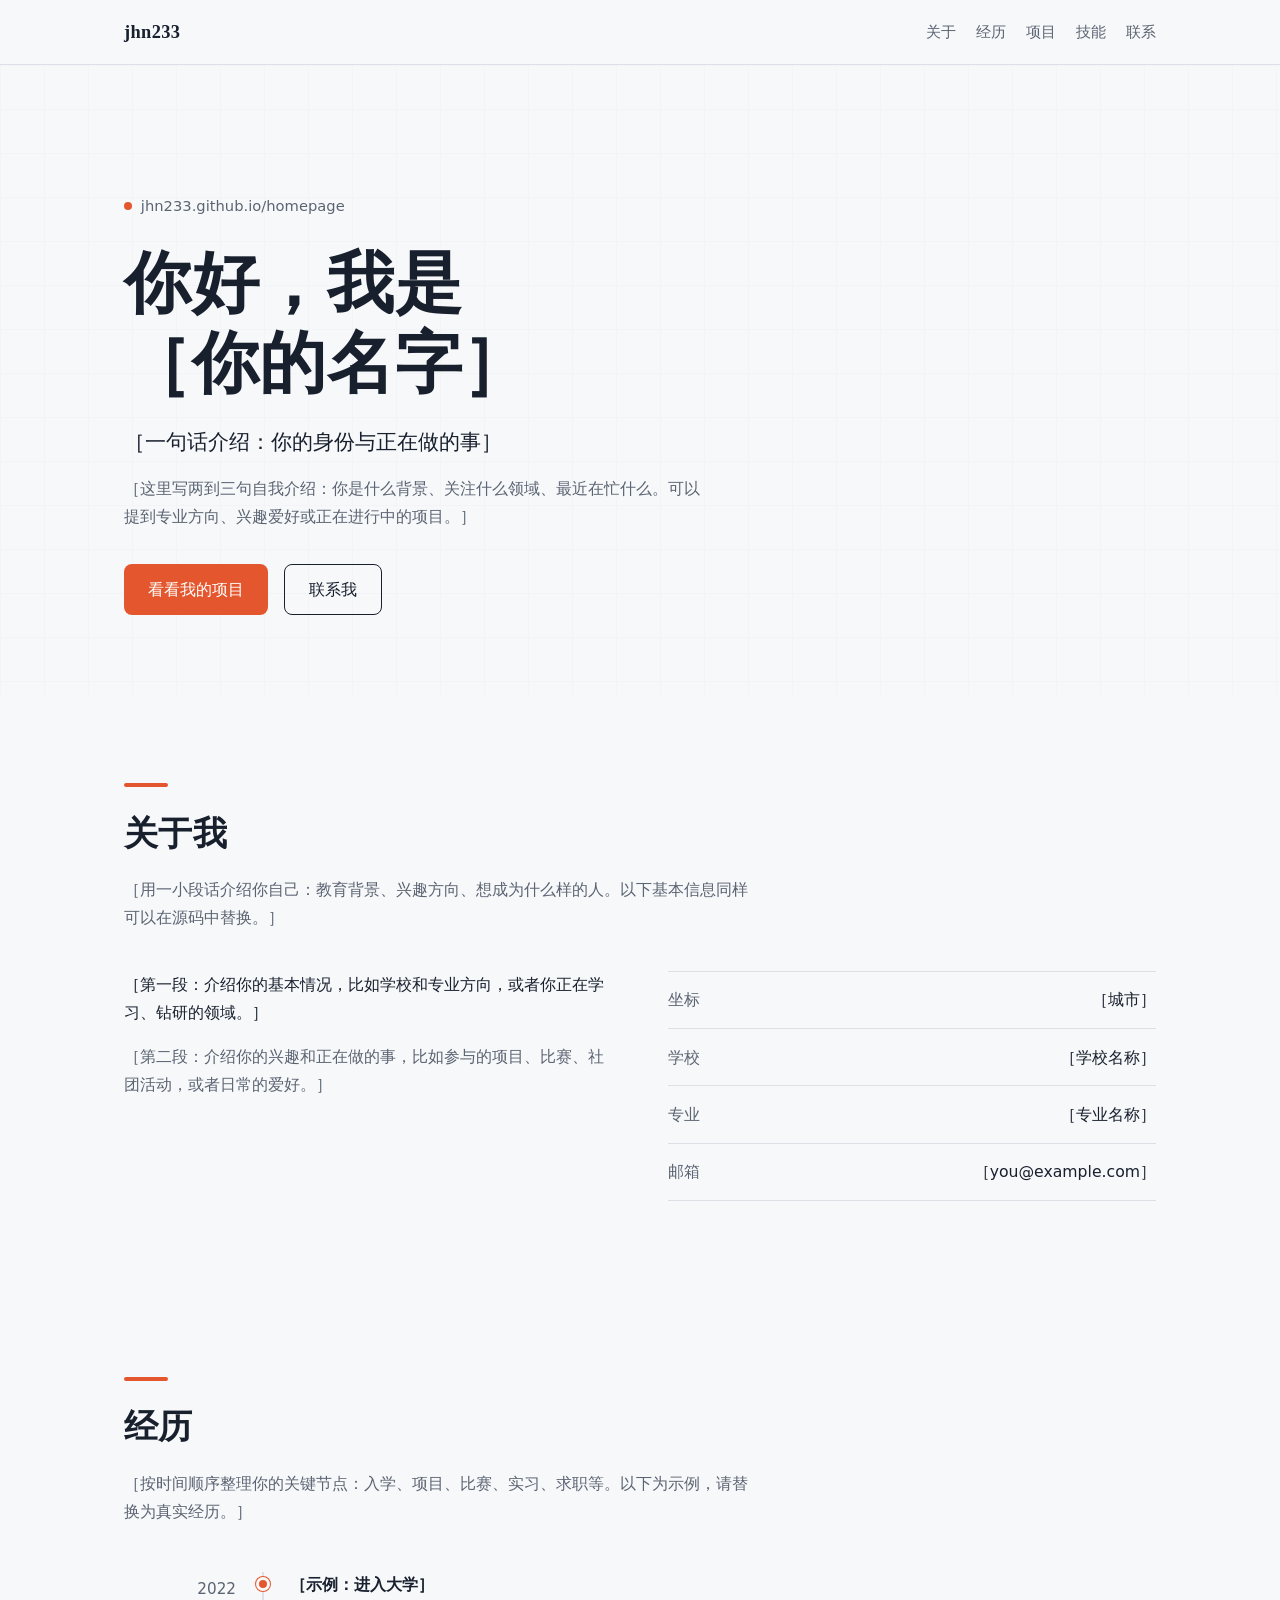
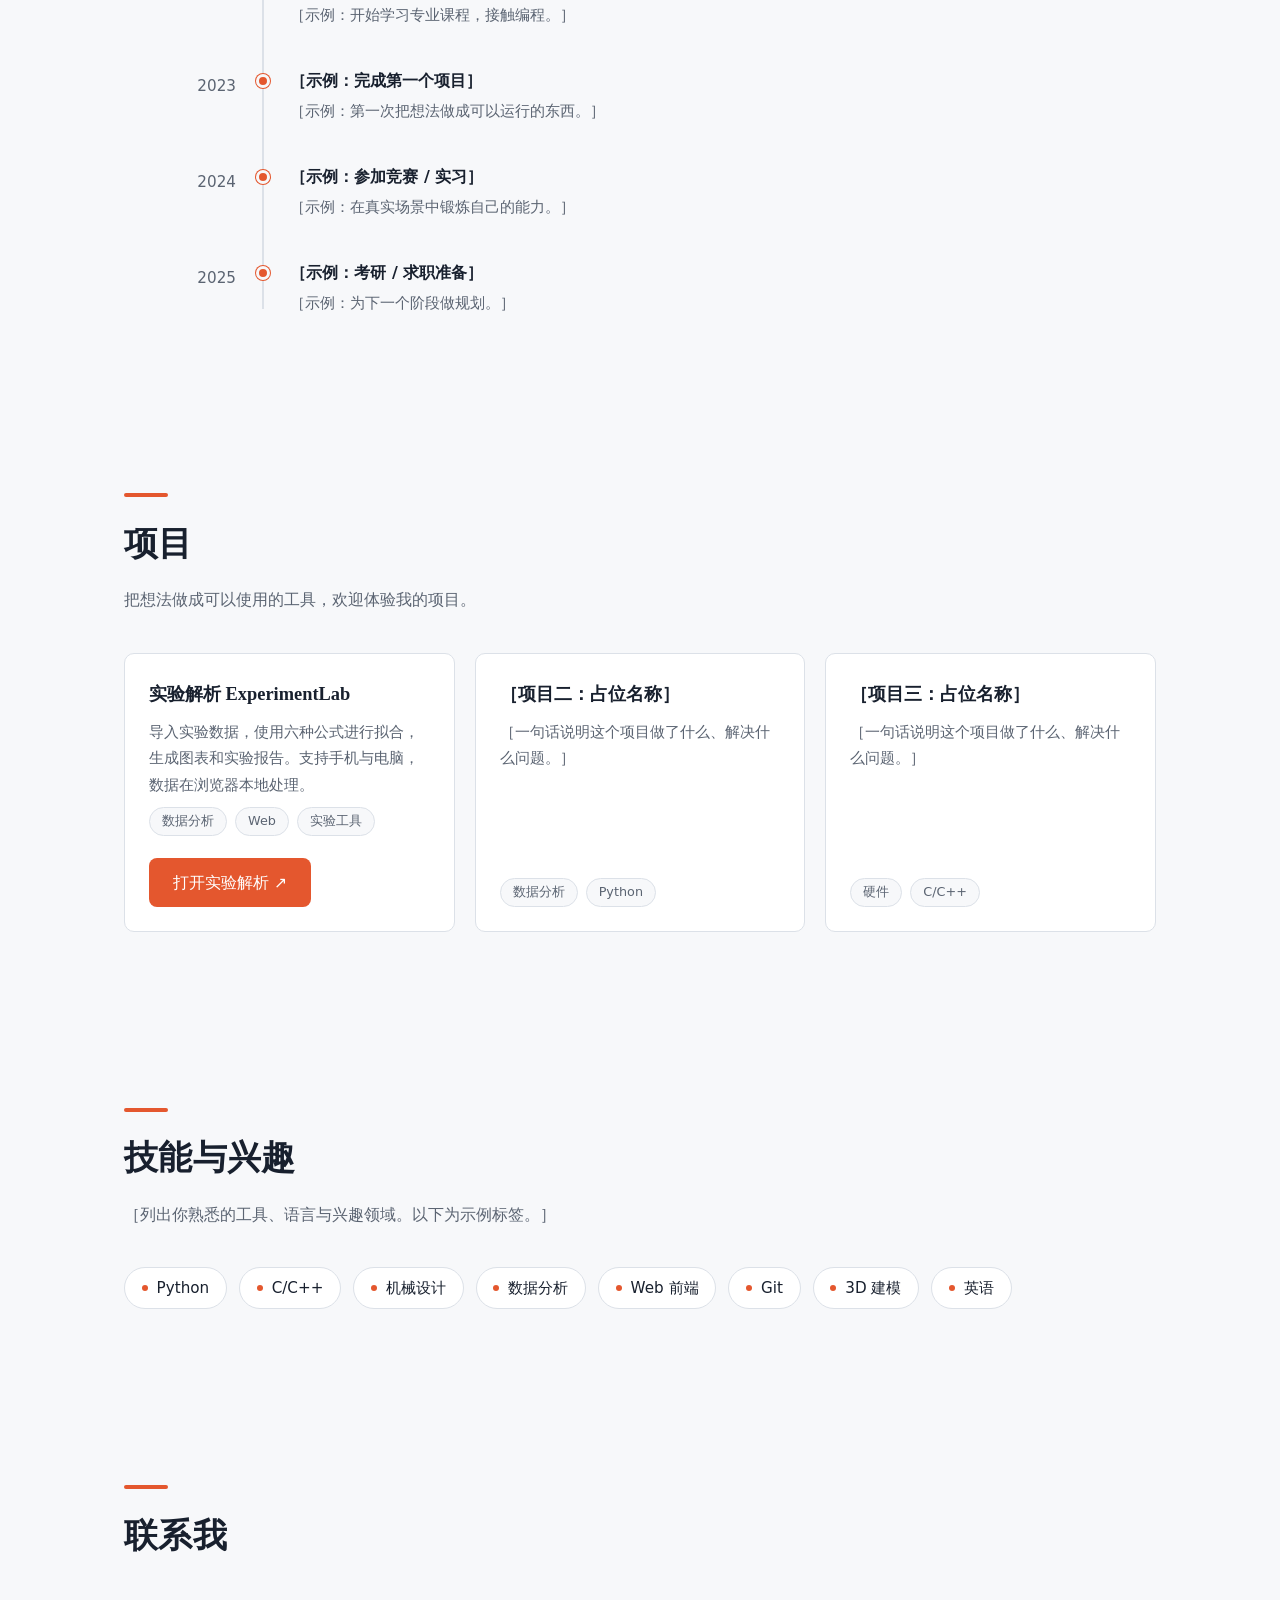
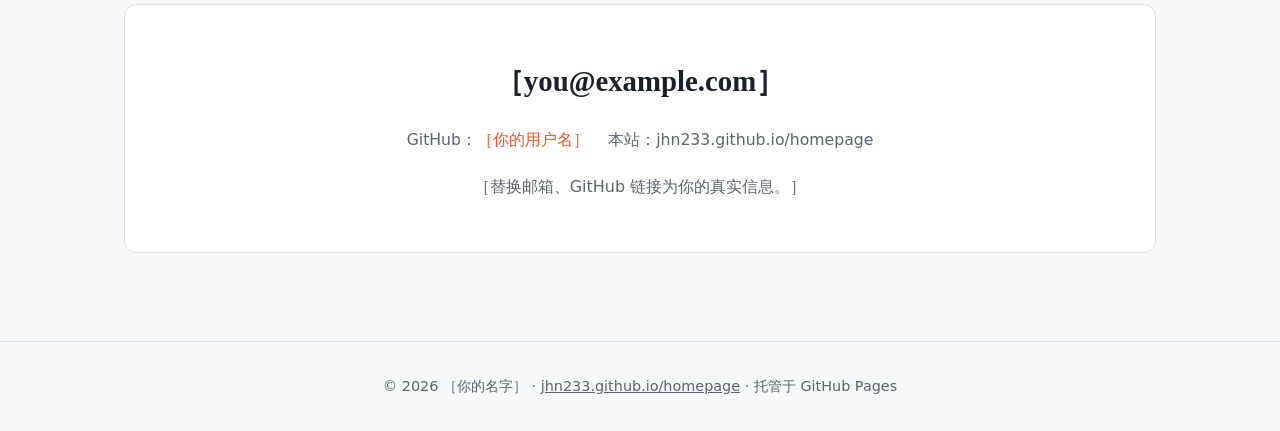
<file: index.html>
<!DOCTYPE html>
<html lang="zh-CN">
<head>
<meta charset="UTF-8">
<meta name="viewport" content="width=device-width, initial-scale=1">
<title>jhn233 的个人主页 · jhn233.github.io/homepage</title>
<meta name="description" content="jhn233 的个人主页：关于我、经历、项目与联系方式。">
<link rel="icon" href="data:image/svg+xml,<svg xmlns='http://www.w3.org/2000/svg' viewBox='0 0 32 32'><rect width='32' height='32' rx='7' fill='%2318202E'/><circle cx='14' cy='16' r='6' fill='none' stroke='%23E4572E' stroke-width='2.5'/><circle cx='21' cy='21' r='2.5' fill='%23E4572E'/></svg>">
<link rel="preconnect" href="https://miaoda.feishu.cn">
<link rel="stylesheet" href="https://miaoda.feishu.cn/fonts/css2?family=Noto+Serif+SC:wght@600;900&family=Noto+Sans+SC:wght@400;500;700&display=swap">
<style>
/* ===== 设计令牌 ===== */
:root{
  --paper:#F7F8FA;
  --ink:#18202E;
  --muted:#5B6472;
  --line:#DCE1E8;
  --accent:#E4572E;
  --on-accent:#FFFFFF;
  --card:#FFFFFF;
  --serif:"Noto Serif SC","Songti SC",serif;
  --sans:"Noto Sans SC",system-ui,-apple-system,"PingFang SC","Microsoft YaHei",sans-serif;
  --container:1080px;
  --nav-h:64px;
}
*{margin:0;padding:0;box-sizing:border-box}
html{scroll-behavior:smooth}
body{background:var(--paper);color:var(--ink);font-family:var(--sans);line-height:1.75;-webkit-font-smoothing:antialiased}
a{color:var(--accent);text-decoration:none}
a:hover{text-decoration:underline}
:focus-visible{outline:2px solid var(--accent);outline-offset:3px;border-radius:2px}
img{max-width:100%;display:block}
.container{max-width:var(--container);margin:0 auto;padding-inline:1.5rem}
section{scroll-margin-top:calc(var(--nav-h) + 18px)}

/* ===== 导航 ===== */
.site-nav{position:sticky;top:0;z-index:50;background:var(--paper);border-bottom:1px solid var(--line)}
.site-nav .container{display:flex;align-items:center;justify-content:space-between;gap:1rem;flex-wrap:wrap;min-height:var(--nav-h);padding-block:.5rem}
.brand{font-family:var(--serif);font-weight:900;font-size:1.15rem;color:var(--ink);letter-spacing:.02em}
.nav-links{display:flex;gap:1.25rem;list-style:none;flex-wrap:wrap}
.nav-links a{color:var(--muted);font-size:.95rem;padding:.2rem 0}
.nav-links a:hover{color:var(--ink);text-decoration:none}
.nav-links a.active{color:var(--accent)}

/* ===== Hero ===== */
.hero{position:relative;overflow:hidden;padding-block:clamp(4.5rem,12vw,8rem) clamp(3rem,8vw,5rem)}
.hero::before{content:"";position:absolute;inset:0;background-image:linear-gradient(var(--line) 1px,transparent 1px),linear-gradient(90deg,var(--line) 1px,transparent 1px);background-size:44px 44px;opacity:.13;pointer-events:none}
.hero .container{position:relative;animation:rise .7s ease both}
.hero-domain{display:flex;align-items:center;gap:.55rem;font-size:.92rem;color:var(--muted);margin-bottom:1.6rem}
.hero-domain::before{content:"";width:8px;height:8px;border-radius:50%;background:var(--accent);flex:none}
.hero h1{font-family:var(--serif);font-weight:900;font-size:clamp(2.5rem,7vw,4.2rem);line-height:1.18;letter-spacing:.01em}
.hero .tagline{margin-top:1.3rem;font-size:clamp(1.05rem,2.6vw,1.3rem);font-weight:500}
.hero .intro{margin-top:.9rem;max-width:58ch;color:var(--muted)}
.hero-actions{margin-top:2.1rem;display:flex;gap:1rem;flex-wrap:wrap}
.btn{display:inline-flex;align-items:center;justify-content:center;min-height:44px;padding:.68rem 1.5rem;border-radius:8px;font-weight:500;font-size:.98rem;transition:background .2s,color .2s}
.btn:hover{text-decoration:none}
.btn-primary{background:var(--accent);color:var(--on-accent)}
.btn-primary:hover{background:#C14422}
.btn-ghost{border:1.5px solid var(--ink);color:var(--ink)}
.btn-ghost:hover{background:var(--ink);color:var(--paper)}
@keyframes rise{from{opacity:0;transform:translateY(14px)}to{opacity:1;transform:none}}

/* ===== 通用区块 ===== */
.sec{padding-block:clamp(3.5rem,9vw,5.5rem)}
.sec-head{margin-bottom:2.4rem}
.sec-head::before{content:"";display:block;width:44px;height:4px;border-radius:2px;background:var(--accent);margin-bottom:1.1rem}
.sec-head h2{font-family:var(--serif);font-weight:900;font-size:clamp(1.6rem,4vw,2.1rem);letter-spacing:.01em}
.sec-desc{color:var(--muted);margin-top:.8rem;max-width:62ch}

/* ===== 关于我 ===== */
.about-grid{display:grid;gap:2.5rem}
@media(min-width:768px){.about-grid{grid-template-columns:1fr 1fr;gap:3.5rem}}
.about-prose p{color:var(--muted);max-width:60ch}
.about-prose p+p{margin-top:1rem}
.about-prose p:first-child{color:var(--ink)}
.info-list{list-style:none;border-top:1px solid var(--line)}
.info-list li{display:flex;justify-content:space-between;gap:1rem;padding:.9rem 0;border-bottom:1px solid var(--line);font-size:.98rem}
.info-list .k{color:var(--muted);flex:none}
.info-list .v{text-align:right;font-weight:500;word-break:break-all}

/* ===== 经历时间轴 ===== */
.timeline{--date:7rem;--axis:1.6rem;--gap:.9rem;position:relative;display:grid;grid-template-columns:var(--date) var(--axis) 1fr;column-gap:var(--gap);row-gap:2.4rem;padding-top:.4rem}
.timeline::before{content:"";position:absolute;left:calc(var(--date) + var(--gap) + var(--axis)/2 - 1px);top:.5rem;bottom:.5rem;width:2px;background:var(--line)}
.tl-item{display:contents}
.tl-time{padding-top:.35rem;text-align:right;color:var(--muted);font-size:.95rem}
.tl-dot{justify-self:center;align-self:start;width:14px;height:14px;border-radius:50%;background:var(--accent);border:3px solid var(--paper);box-shadow:0 0 0 1px var(--accent);margin-top:.42rem;position:relative;z-index:1}
.tl-title{font-weight:700}
.tl-desc{color:var(--muted);font-size:.95rem;margin-top:.2rem}
@media(max-width:560px){.timeline{--date:5.5rem}}

/* ===== 项目 ===== */
.project-grid{display:grid;gap:1.25rem}
@media(min-width:900px){.project-grid{grid-template-columns:repeat(3,1fr)}}
.project-card{background:var(--card);border:1px solid var(--line);border-radius:10px;padding:1.5rem;display:flex;flex-direction:column;gap:.55rem}
.project-card h3{font-family:var(--serif);font-weight:700;font-size:1.15rem}
.project-card p{color:var(--muted);font-size:.95rem;flex:1}
.p-tags{display:flex;gap:.5rem;flex-wrap:wrap}
.p-tags span{font-size:.8rem;color:var(--muted);border:1px solid var(--line);border-radius:999px;padding:.14rem .75rem;background:var(--paper)}

/* ===== 技能 ===== */
.skill-list{display:flex;flex-wrap:wrap;gap:.75rem;list-style:none}
.chip{display:inline-flex;align-items:center;gap:.55rem;border:1px solid var(--line);border-radius:999px;padding:.42rem 1.05rem;background:var(--card);font-size:.95rem}
.chip::before{content:"";width:6px;height:6px;border-radius:50%;background:var(--accent);flex:none}

/* ===== 联系 ===== */
.contact-box{border:1px solid var(--line);border-radius:12px;background:var(--card);padding:clamp(2rem,6vw,3.2rem);text-align:center}
.contact-mail{font-family:var(--serif);font-weight:900;font-size:clamp(1.2rem,3.5vw,1.8rem);color:var(--ink);word-break:break-all;display:inline-block}
.contact-mail:hover{color:var(--accent);text-decoration:none}
.contact-sub{margin-top:1.2rem;color:var(--muted);display:flex;gap:1.2rem;justify-content:center;flex-wrap:wrap;font-size:.98rem}
.contact-sub a{color:var(--accent)}

/* ===== 页脚 ===== */
.site-footer{border-top:1px solid var(--line);padding-block:2rem;text-align:center;color:var(--muted);font-size:.9rem}
.site-footer a{color:var(--muted);text-decoration:underline}

/* ===== 无障碍 & 动效克制 ===== */
@media(prefers-reduced-motion:reduce){
  html{scroll-behavior:auto}
  *,*::before,*::after{animation-duration:.01ms !important;animation-iteration-count:1 !important;transition-duration:.01ms !important}
}
</style>
</head>
<body>

<!-- ===== 视图：导航 ===== -->
<header class="site-nav">
  <div class="container">
    <a class="brand" href="#hero">jhn233</a>
    <nav aria-label="站内导航">
      <ul class="nav-links">
        <li><a href="#about">关于</a></li>
        <li><a href="#timeline">经历</a></li>
        <li><a href="#projects">项目</a></li>
        <li><a href="#skills">技能</a></li>
        <li><a href="#contact">联系</a></li>
      </ul>
    </nav>
  </div>
</header>

<main>
  <!-- ===== 视图：Hero ===== -->
  <section id="hero" class="hero">
    <div class="container">
      <p class="hero-domain">jhn233.github.io/homepage</p>
      <h1>你好，我是<br>［你的名字］</h1>
      <p class="tagline">［一句话介绍：你的身份与正在做的事］</p>
      <p class="intro">［这里写两到三句自我介绍：你是什么背景、关注什么领域、最近在忙什么。可以提到专业方向、兴趣爱好或正在进行中的项目。］</p>
      <div class="hero-actions">
        <a class="btn btn-primary" href="#projects">看看我的项目</a>
        <a class="btn btn-ghost" href="#contact">联系我</a>
      </div>
    </div>
  </section>

  <!-- ===== 视图：关于我 ===== -->
  <section id="about" class="sec">
    <div class="container">
      <div class="sec-head">
        <h2>关于我</h2>
        <p class="sec-desc">［用一小段话介绍你自己：教育背景、兴趣方向、想成为什么样的人。以下基本信息同样可以在源码中替换。］</p>
      </div>
      <div class="about-grid">
        <div class="about-prose">
          <p>［第一段：介绍你的基本情况，比如学校和专业方向，或者你正在学习、钻研的领域。］</p>
          <p>［第二段：介绍你的兴趣和正在做的事，比如参与的项目、比赛、社团活动，或者日常的爱好。］</p>
        </div>
        <ul class="info-list">
          <li><span class="k">坐标</span><span class="v">［城市］</span></li>
          <li><span class="k">学校</span><span class="v">［学校名称］</span></li>
          <li><span class="k">专业</span><span class="v">［专业名称］</span></li>
          <li><span class="k">邮箱</span><span class="v">［you@example.com］</span></li>
        </ul>
      </div>
    </div>
  </section>

  <!-- ===== 视图：经历 ===== -->
  <section id="timeline" class="sec">
    <div class="container">
      <div class="sec-head">
        <h2>经历</h2>
        <p class="sec-desc">［按时间顺序整理你的关键节点：入学、项目、比赛、实习、求职等。以下为示例，请替换为真实经历。］</p>
      </div>
      <ol class="timeline">
        <li class="tl-item">
          <span class="tl-time">2022</span>
          <span class="tl-dot"></span>
          <div class="tl-body">
            <p class="tl-title">［示例：进入大学］</p>
            <p class="tl-desc">［示例：开始学习专业课程，接触编程。］</p>
          </div>
        </li>
        <li class="tl-item">
          <span class="tl-time">2023</span>
          <span class="tl-dot"></span>
          <div class="tl-body">
            <p class="tl-title">［示例：完成第一个项目］</p>
            <p class="tl-desc">［示例：第一次把想法做成可以运行的东西。］</p>
          </div>
        </li>
        <li class="tl-item">
          <span class="tl-time">2024</span>
          <span class="tl-dot"></span>
          <div class="tl-body">
            <p class="tl-title">［示例：参加竞赛 / 实习］</p>
            <p class="tl-desc">［示例：在真实场景中锻炼自己的能力。］</p>
          </div>
        </li>
        <li class="tl-item">
          <span class="tl-time">2025</span>
          <span class="tl-dot"></span>
          <div class="tl-body">
            <p class="tl-title">［示例：考研 / 求职准备］</p>
            <p class="tl-desc">［示例：为下一个阶段做规划。］</p>
          </div>
        </li>
      </ol>
    </div>
  </section>

  <!-- ===== 视图：项目 ===== -->
  <section id="projects" class="sec">
    <div class="container">
      <div class="sec-head">
        <h2>项目</h2>
        <p class="sec-desc">把想法做成可以使用的工具，欢迎体验我的项目。</p>
      </div>
      <div class="project-grid">
        <article class="project-card">
          <h3>实验解析 ExperimentLab</h3>
          <p>导入实验数据，使用六种公式进行拟合，生成图表和实验报告。支持手机与电脑，数据在浏览器本地处理。</p>
          <div class="p-tags"><span>数据分析</span><span>Web</span><span>实验工具</span></div>
          <a class="btn btn-primary" href="./experimentlab/?v=1" style="margin-top:.8rem;align-self:flex-start">打开实验解析 ↗</a>
        </article>
        <article class="project-card">
          <h3>［项目二：占位名称］</h3>
          <p>［一句话说明这个项目做了什么、解决什么问题。］</p>
          <div class="p-tags"><span>数据分析</span><span>Python</span></div>
        </article>
        <article class="project-card">
          <h3>［项目三：占位名称］</h3>
          <p>［一句话说明这个项目做了什么、解决什么问题。］</p>
          <div class="p-tags"><span>硬件</span><span>C/C++</span></div>
        </article>
      </div>
    </div>
  </section>

  <!-- ===== 视图：技能 ===== -->
  <section id="skills" class="sec">
    <div class="container">
      <div class="sec-head">
        <h2>技能与兴趣</h2>
        <p class="sec-desc">［列出你熟悉的工具、语言与兴趣领域。以下为示例标签。］</p>
      </div>
      <ul class="skill-list">
        <li class="chip">Python</li>
        <li class="chip">C/C++</li>
        <li class="chip">机械设计</li>
        <li class="chip">数据分析</li>
        <li class="chip">Web 前端</li>
        <li class="chip">Git</li>
        <li class="chip">3D 建模</li>
        <li class="chip">英语</li>
      </ul>
    </div>
  </section>

  <!-- ===== 视图：联系 ===== -->
  <section id="contact" class="sec">
    <div class="container">
      <div class="sec-head">
        <h2>联系我</h2>
      </div>
      <div class="contact-box">
        <a class="contact-mail" href="mailto:you@example.com">［you@example.com］</a>
        <div class="contact-sub">
          <span>GitHub：<a href="https://github.com/" target="_blank" rel="noopener">［你的用户名］</a></span>
          <span>本站：jhn233.github.io/homepage</span>
        </div>
        <p class="sec-desc" style="margin:1.2rem auto 0">［替换邮箱、GitHub 链接为你的真实信息。］</p>
      </div>
    </div>
  </section>
</main>

<footer class="site-footer">
  <div class="container">
    © <span id="year"></span> ［你的名字］ · <a href="#hero">jhn233.github.io/homepage</a> · 托管于 GitHub Pages
  </div>
</footer>

<script>
// 导航高亮 & 年份
var links = document.querySelectorAll('.nav-links a');
var sections = Array.prototype.slice.call(document.querySelectorAll('main section[id]'));
var io = new IntersectionObserver(function(entries){
  entries.forEach(function(e){
    if(e.isIntersecting){
      links.forEach(function(l){ l.classList.toggle('active', l.getAttribute('href') === '#' + e.target.id); });
    }
  });
}, { rootMargin: '-40% 0px -55% 0px' });
sections.forEach(function(s){ io.observe(s); });
document.getElementById('year').textContent = new Date().getFullYear();
</script>
</body>
</html>
</file>
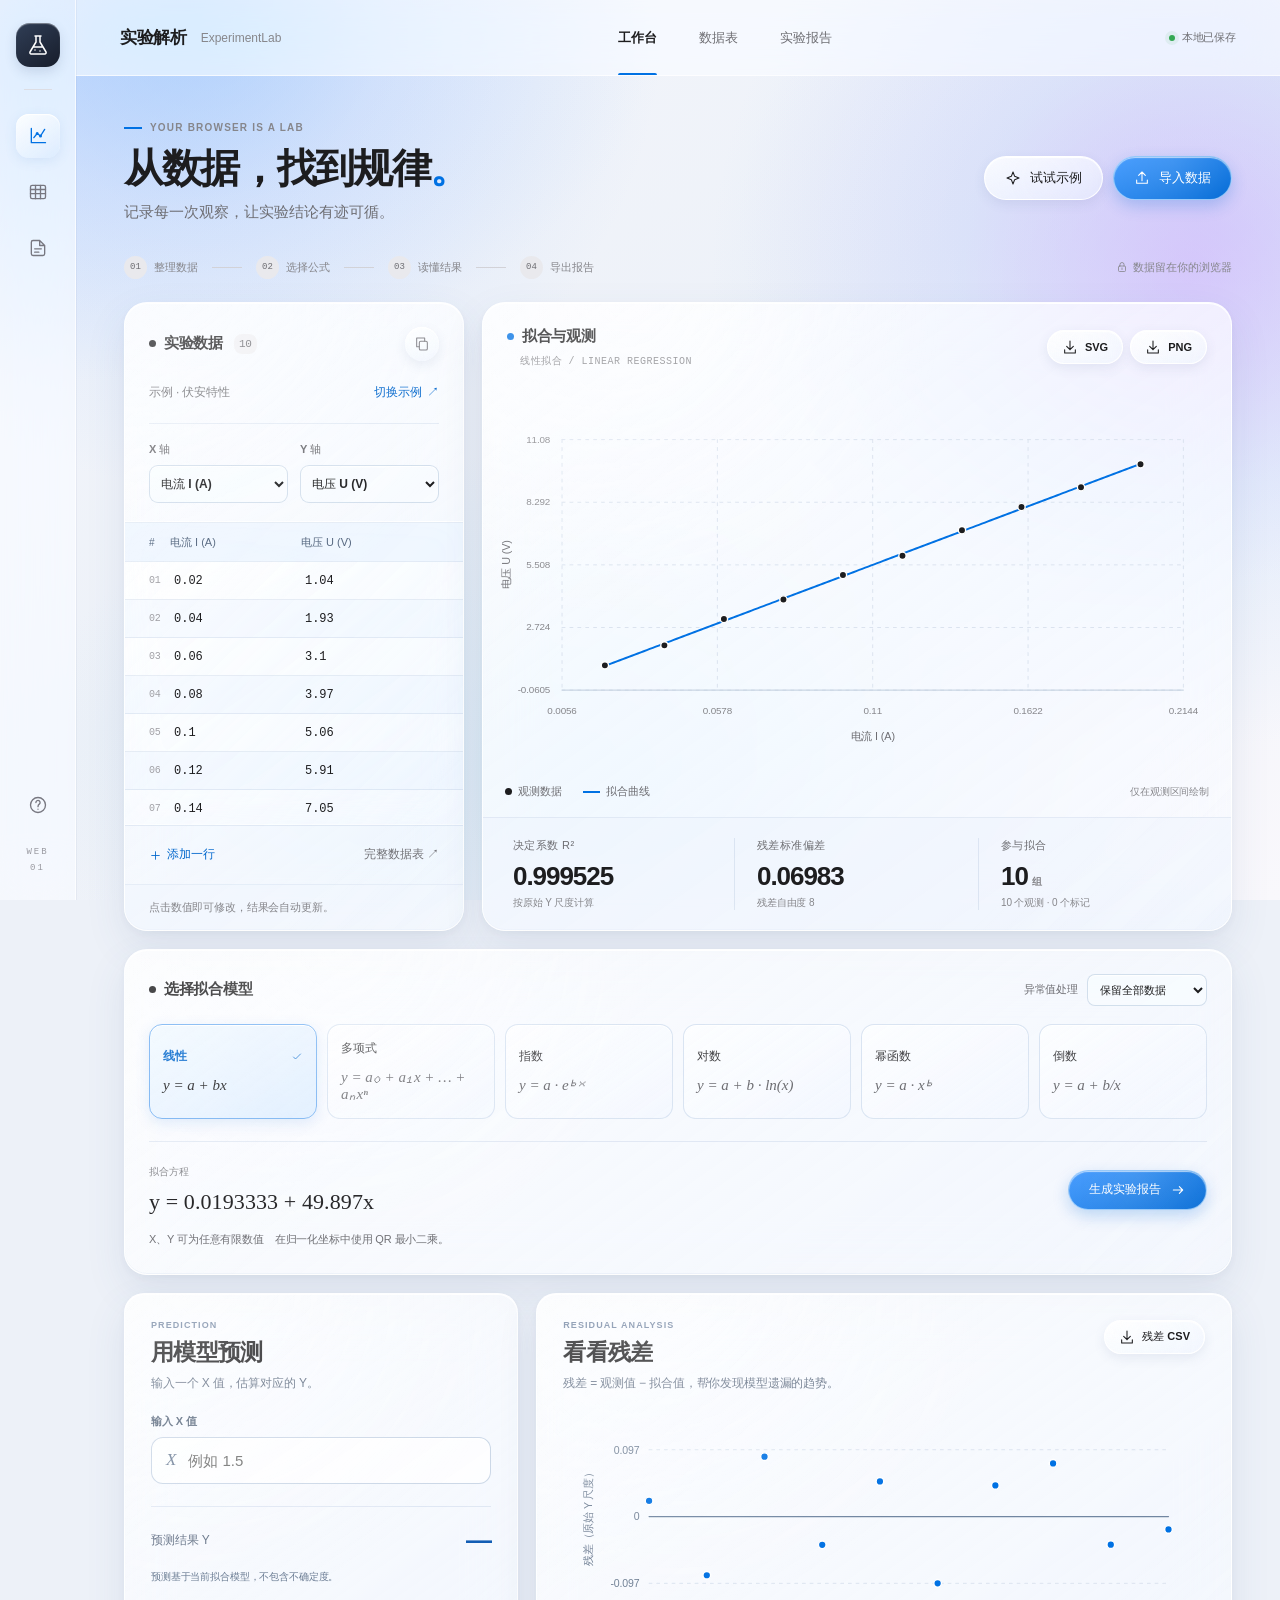
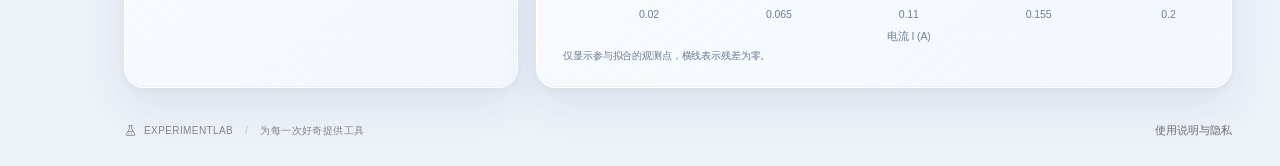
<file: experimentlab/index.html>
<!doctype html>
<html lang="zh-CN">
<head>
  <meta charset="UTF-8"><meta name="viewport" content="width=device-width, initial-scale=1">
  <meta name="theme-color" content="#102b33"><meta name="description" content="实验解析网页版：导入与编辑实验数据，使用六种公式拟合，导出图表与实验报告。数据在浏览器本地处理。">
  <title>实验解析 · ExperimentLab</title>
  <link rel="icon" type="image/svg+xml" href="./icon.svg"><link rel="apple-touch-icon" href="./icon.svg">
  <link rel="manifest" href="./manifest.webmanifest"><link rel="stylesheet" href="./style.css?v=6">
</head>
<body>
  <div class="glass-ambient" aria-hidden="true"></div>
  <svg class="sprite" aria-hidden="true"><defs>
    <symbol id="i-flask" viewBox="0 0 24 24"><path d="M9 3h6M10 3v6l-6 10a1.4 1.4 0 0 0 1.2 2h13.6a1.4 1.4 0 0 0 1.2-2L14 9V3M8 14h8M9 17h.01M14 18h.01"/></symbol>
    <symbol id="i-chart" viewBox="0 0 24 24"><path d="M4 3v17h17M7 14l4-5 4 3 5-8"/><circle cx="11" cy="9" r="1"/><circle cx="15" cy="12" r="1"/></symbol>
    <symbol id="i-table" viewBox="0 0 24 24"><rect x="3" y="4" width="18" height="16" rx="2"/><path d="M3 9h18M3 14h18M9 4v16M15 4v16"/></symbol>
    <symbol id="i-file" viewBox="0 0 24 24"><path d="M14 3H6a2 2 0 0 0-2 2v14a2 2 0 0 0 2 2h12a2 2 0 0 0 2-2V9zM14 3v6h6M8 13h8M8 17h5"/></symbol>
    <symbol id="i-plus" viewBox="0 0 24 24"><path d="M12 5v14M5 12h14"/></symbol>
    <symbol id="i-upload" viewBox="0 0 24 24"><path d="M12 16V3M7 8l5-5 5 5M4 15v5h16v-5"/></symbol>
    <symbol id="i-download" viewBox="0 0 24 24"><path d="M12 3v13M7 11l5 5 5-5M4 16v5h16v-5"/></symbol>
    <symbol id="i-arrow" viewBox="0 0 24 24"><path d="M5 12h14M14 7l5 5-5 5"/></symbol>
    <symbol id="i-check" viewBox="0 0 24 24"><path d="m5 12 4 4L19 6"/></symbol>
    <symbol id="i-close" viewBox="0 0 24 24"><path d="m6 6 12 12M18 6 6 18"/></symbol>
    <symbol id="i-trash" viewBox="0 0 24 24"><path d="M4 6h16M9 6V3h6v3M6 6l1 15h10l1-15M10 10v7M14 10v7"/></symbol>
    <symbol id="i-copy" viewBox="0 0 24 24"><rect x="8" y="8" width="12" height="13" rx="2"/><path d="M16 8V3H4v13h4"/></symbol>
    <symbol id="i-lock" viewBox="0 0 24 24"><rect x="5" y="10" width="14" height="11" rx="2"/><path d="M8 10V7a4 4 0 0 1 8 0v3M12 14v3"/></symbol>
    <symbol id="i-help" viewBox="0 0 24 24"><circle cx="12" cy="12" r="9"/><path d="M9.5 9a2.5 2.5 0 1 1 4 2c-1.5 1-1.5 1-1.5 3M12 17h.01"/></symbol>
    <symbol id="i-spark" viewBox="0 0 24 24"><path d="m12 3 2.5 6.5L21 12l-6.5 2.5L12 21l-2.5-6.5L3 12l6.5-2.5z"/></symbol>
    <symbol id="i-undo" viewBox="0 0 24 24"><path d="M9 5 4 10l5 5M4 10h9a6 6 0 0 1 0 12"/></symbol>
  </defs></svg>
  <aside class="rail" aria-label="快捷操作">
    <a class="brand-symbol" href="#" aria-label="实验解析首页"><svg><use href="#i-flask"/></svg></a>
    <div class="rail-line"></div>
    <button class="rail-btn active" data-page="workspace" aria-label="分析工作台" title="分析工作台"><svg><use href="#i-chart"/></svg></button>
    <button class="rail-btn" data-page="data" aria-label="完整数据表" title="完整数据表"><svg><use href="#i-table"/></svg></button>
    <button class="rail-btn" data-page="report" aria-label="实验报告" title="实验报告"><svg><use href="#i-file"/></svg></button>
    <button class="rail-btn help-bottom" data-action="help" aria-label="使用帮助" title="使用帮助"><svg><use href="#i-help"/></svg></button>
    <span class="rail-version">WEB<br>01</span>
  </aside>
  <div class="shell">
    <header class="topbar">
      <a href="#" class="wordmark">实验解析<span>ExperimentLab</span></a>
      <nav class="topnav" aria-label="主导航"><button data-page="workspace" class="active">工作台</button><button data-page="data">数据表</button><button data-page="report">实验报告</button></nav>
      <div class="save-status" id="save-status"><span></span>本地已保存</div>
    </header>
    <main>
      <section class="page-intro">
        <div><div class="eyebrow"><span class="mini-line"></span> YOUR BROWSER IS A LAB</div><h1 id="page-title">从数据，找到规律<span>。</span></h1><p id="page-subtitle">记录每一次观察，让实验结论有迹可循。</p></div>
        <div class="intro-actions"><button class="button secondary" data-action="demos"><svg><use href="#i-spark"/></svg>试试示例</button><button class="button primary" data-action="import"><svg><use href="#i-upload"/></svg>导入数据</button></div>
      </section>
      <div class="workflow" aria-label="实验流程"><span><b>01</b> 整理数据</span><i></i><span><b>02</b> 选择公式</span><i></i><span><b>03</b> 读懂结果</span><i></i><span><b>04</b> 导出报告</span><div class="workflow-note"><svg><use href="#i-lock"/></svg>数据留在你的浏览器</div></div>
      <section id="workspace-page" class="page">
        <div class="work-grid">
          <section class="card data-card">
            <div class="card-heading"><div class="section-label"><span class="section-dot"></span>实验数据 <span class="count-badge" id="row-count">10</span></div><button class="icon-button" data-action="paste" aria-label="粘贴数据" title="粘贴数据"><svg><use href="#i-copy"/></svg></button></div>
            <div class="data-source"><span id="source-name"></span><button class="text-button" data-action="demos">切换示例 <span>↗</span></button></div>
            <div class="axis-pickers"><label>X 轴<select id="x-column" aria-label="X 轴数据列"></select></label><label>Y 轴<select id="y-column" aria-label="Y 轴数据列"></select></label></div>
            <div id="compact-table" class="table-wrap compact-table"></div>
            <div class="data-footer"><button class="text-button" data-action="add"><svg><use href="#i-plus"/></svg>添加一行</button><button class="text-button subtle" data-page="data">完整数据表 ↗</button></div>
            <div class="import-tip" id="import-tip">点击数值即可修改，结果会自动更新。</div>
          </section>
          <section class="card chart-card">
            <div class="card-heading chart-heading"><div><div class="section-label"><span class="section-dot teal"></span>拟合与观测</div><span class="chart-subtitle" id="chart-subtitle">线性拟合 / LINEAR REGRESSION</span></div><div class="chart-actions"><button class="button small secondary" data-action="export-chart"><svg><use href="#i-download"/></svg>SVG</button><button class="button small secondary" data-action="export-png"><svg><use href="#i-download"/></svg>PNG</button></div></div>
            <div id="chart-container" class="chart-container" aria-live="polite"></div>
            <div class="chart-legend"><span><i class="legend-point"></i>观测数据</span><span><i class="legend-line"></i>拟合曲线</span><span id="outlier-legend" hidden><i class="legend-point orange"></i>异常点</span><span class="chart-range">仅在观测区间绘制</span></div>
            <div class="results" id="metrics"></div>
          </section>
        </div>
        <section class="card model-card">
          <div class="model-top"><div class="section-label"><span class="section-dot"></span>选择拟合模型</div><div class="filter-control"><label for="outlier-method">异常值处理</label><select id="outlier-method"><option value="off">保留全部数据</option><option value="iqr">Y 值 IQR 标记</option><option value="sigma">3σ 线性残差标记</option></select></div></div>
          <div id="model-options" class="model-options" role="group" aria-label="拟合公式"></div>
          <div class="equation-row"><div><span class="equation-label">拟合方程</span><div id="equation" class="equation"></div></div><div id="degree-control" class="degree-control" hidden><label for="degree">多项式次数</label><select id="degree"><option value="2">2 次</option><option value="3">3 次</option><option value="4">4 次</option><option value="5">5 次</option></select></div><button class="button primary" data-page="report">生成实验报告 <svg><use href="#i-arrow"/></svg></button></div>
          <p id="fit-note" class="fit-note"></p>
        </section>
        <div class="analysis-tools">
          <section class="card prediction-card" aria-labelledby="prediction-title">
            <div class="tool-kicker">PREDICTION</div><h2 id="prediction-title">用模型预测</h2><p class="tool-desc">输入一个 X 值，估算对应的 Y。</p>
            <label class="prediction-label" for="prediction-x">输入 X 值</label>
            <div class="prediction-input-wrap"><span>X</span><input id="prediction-x" type="text" inputmode="decimal" autocomplete="off" placeholder="例如 1.5" aria-describedby="prediction-note"></div>
            <div class="prediction-result"><span>预测结果 Y</span><strong id="prediction-value" aria-live="polite">—</strong></div>
            <p id="prediction-note" class="prediction-note" aria-live="polite">预测基于当前拟合模型，不包含不确定度。</p>
          </section>
          <section class="card residual-card" aria-labelledby="residual-title">
            <div class="residual-top"><div><div class="tool-kicker">RESIDUAL ANALYSIS</div><h2 id="residual-title">看看残差</h2></div><button class="button small secondary" data-action="export-residuals"><svg><use href="#i-download"/></svg>残差 CSV</button></div>
            <p class="tool-desc">残差 = 观测值 − 拟合值，帮你发现模型遗漏的趋势。</p>
            <div id="residual-chart" class="residual-chart" aria-live="polite"></div><p id="residual-caption" class="residual-caption">仅显示参与拟合的观测点，横线表示残差为零。</p>
          </section>
        </div>
      </section>
      <section id="data-page" class="page" hidden><div class="card full-data-card"><div class="card-heading"><div class="section-label"><span class="section-dot"></span>完整原始记录 <span id="full-count" class="count-badge"></span></div><div class="button-group"><button class="button secondary small" data-action="paste">粘贴文本</button><button class="button secondary small" data-action="export-csv"><svg><use href="#i-download"/></svg>CSV</button><button class="button primary small" data-action="add"><svg><use href="#i-plus"/></svg>添加一行</button></div></div><p class="data-description">修改列名与数值，自动保存到当前浏览器。异常点只标记，不会从原始数据中删除。</p><div id="full-table" class="table-wrap full-table"></div><div class="data-footer"><span id="full-source"></span><button class="text-button" data-action="undo"><svg><use href="#i-undo"/></svg>撤销上一步</button></div></div><div class="data-page-footer"><button class="button secondary" data-action="manual">新建空白数据表</button><button class="button primary" data-page="workspace">查看拟合结果 <svg><use href="#i-arrow"/></svg></button></div></section>
      <section id="report-page" class="page" hidden><div class="report-layout"><aside class="card report-settings"><div class="section-label"><span class="section-dot"></span>报告设置</div><label>实验标题<input id="report-title" maxlength="100" placeholder="例如：伏安特性实验"></label><label>实验者<input id="report-author" maxlength="80" placeholder="填写姓名（选填）"></label><label>实验日期<input id="report-date" type="date"></label><label>实验目的与条件<textarea id="report-context" rows="4" maxlength="4000" placeholder="补充实验目的、仪器、环境条件等。"></textarea></label><label>讨论与结论<textarea id="report-discussion" rows="4" maxlength="4000" placeholder="结合理论值、误差来源与实验观察，补充你的结论。"></textarea></label><button class="button primary" data-action="print"><svg><use href="#i-file"/></svg>打印 / 保存 PDF</button><button class="button secondary" data-action="export-report"><svg><use href="#i-download"/></svg>下载报告 HTML</button><p class="settings-note">打印窗口中选择“存储为 PDF”。报告包含全部原始数据，不会上传你的记录。</p></aside><div id="report-preview" class="report-paper"></div></div></section>
      <footer class="page-footer"><span><svg><use href="#i-flask"/></svg>EXPERIMENTLAB <span class="footer-divider">/</span> 为每一次好奇提供工具</span><button class="text-button" data-action="help">使用说明与隐私</button></footer>
    </main>
  </div>
  <input id="file-input" type="file" accept=".csv,.txt,.tsv,text/csv,text/plain" hidden>
  <dialog id="paste-dialog" class="modal"><form id="paste-form"><div class="modal-heading"><div><div class="eyebrow">IMPORT DATA</div><h2>粘贴你的实验记录</h2></div><button class="icon-button" type="button" data-close aria-label="关闭"><svg><use href="#i-close"/></svg></button></div><p>支持逗号、分号、Tab 或空格分列；第一行可以是列名。</p><textarea id="paste-input" rows="10" spellcheck="false" placeholder="时间 (s),位移 (m)&#10;0.1,0.049&#10;0.2,0.196&#10;0.3,0.441" aria-label="待导入的数据"></textarea><p id="paste-error" class="inline-error" role="alert"></p><div class="modal-footer"><span>导入后可撤销，恢复之前的数据</span><button class="button primary" type="submit">解析并导入 <svg><use href="#i-arrow"/></svg></button></div></form></dialog>
  <dialog id="demo-dialog" class="modal demo-modal"><div class="modal-heading"><div><div class="eyebrow">A LITTLE INSPIRATION</div><h2>从一个熟悉的实验开始</h2></div><button class="icon-button" data-close aria-label="关闭"><svg><use href="#i-close"/></svg></button></div><p>9 组演示数据，加载后自动选择合适的拟合公式。均为合成数据，不是真实测量。</p><div id="demo-options" class="demo-options"></div></dialog>
  <dialog id="help-dialog" class="modal help-modal"><div class="modal-heading"><h2>让数据告诉你更多</h2><button class="icon-button" data-close aria-label="关闭"><svg><use href="#i-close"/></svg></button></div><div class="help-content"><h3>1. 导入与核对</h3><p>导入 CSV / TXT / TSV、粘贴表格，或在数据表中手动录入。XLS / XLSX 请先另存为 CSV。空单元格、非数值与列数不符的行会跳过并提示。</p><h3>2. 选择公式</h3><p>支持线性、2–5 次多项式、指数、对数、幂函数和倒数模型。对数要求 X > 0；指数要求 Y > 0；幂函数要求 X、Y > 0；倒数要求 X ≠ 0。</p><p>指数与幂函数通过对 ln(Y) 做最小二乘得到结果，R² 和残差标准偏差按原始 Y 计算。3σ 以线性残差为依据，IQR 基于 Y 值；异常标记需要结合实验判断。</p><h3>3. 带走你的成果</h3><p>导出 SVG 或 PNG 图表、CSV 原始数据与残差、HTML 报告，或使用浏览器打印保存 PDF。可以输入 X 预测 Y，并用残差图检查拟合趋势。报告包含全部数据；请补充实验条件与结论。R² 和残差不能替代测量不确定度分析。</p><h3>本地数据与隐私</h3><p>表格、计算和报告在当前浏览器中处理，使用 localStorage 保存当前会话。网页没有数据上传接口。清除浏览器数据、使用隐私模式或换设备可能丢失记录，请及时导出 CSV。网页不包含 iOS 版的相机 OCR。</p><p>使用手机浏览器的“添加到主屏幕”可以像 App 一样打开。数据仅保存在当前设备和当前网站地址下。</p></div></dialog>
  <div id="toast" class="toast" role="status" aria-live="polite"></div>
  <script type="module" src="./app.js?v=6"></script>
</body></html>
</file>
<file: experimentlab/style.css>
:root{--ink:#17343b;--muted:#829194;--line:#e4ebe8;--canvas:#f5f7f4;--teal:#258c7e;--mint:#d7eee4;--navy:#102d36;--orange:#c17b42;--white:#fff;--font:-apple-system,BlinkMacSystemFont,"PingFang SC","Microsoft YaHei",sans-serif}*{box-sizing:border-box}body{margin:0;background:var(--canvas);color:var(--ink);font-family:var(--font);font-size:14px;-webkit-font-smoothing:antialiased}button,input,select,textarea{font:inherit}button,a,input,select,textarea{-webkit-tap-highlight-color:transparent}button{cursor:pointer}button:disabled{cursor:not-allowed;opacity:.45}button{color:inherit}a{color:inherit;text-decoration:none}svg{width:20px;height:20px;fill:none;stroke:currentColor;stroke-width:1.6;stroke-linecap:round;stroke-linejoin:round;flex-shrink:0}.sprite{position:absolute;width:0;height:0;overflow:hidden}[hidden]{display:none!important}button:focus-visible,a:focus-visible{outline:3px solid #5da99a;outline-offset:4px}input:focus,textarea:focus,select:focus{outline:2px solid #66aa9d;outline-offset:1px}button{border:0;background:none}input,textarea,select{color:var(--ink)}.rail{width:76px;position:fixed;left:0;top:0;bottom:0;background:var(--navy);display:flex;align-items:center;flex-direction:column;padding:24px 10px;gap:12px;z-index:10}.brand-symbol{width:44px;height:44px;color:#c6eee0;display:grid;place-items:center}.brand-symbol svg{width:29px;height:29px;stroke-width:1.5}.rail-line{height:1px;background:#ffffff13;width:28px;margin:10px 0 12px}.rail-btn{color:#91a9ad;width:44px;height:44px;border-radius:12px;display:grid;place-items:center}.rail-btn:hover{background:#ffffff0c;color:white}.rail-btn.active{color:#c9ebde;background:#ffffff14;box-shadow:inset 3px 0 0 #8ed6be}.help-bottom{margin-top:auto}.rail-version{font-family:ui-monospace,monospace;text-align:center;color:#779095;font-size:9px;line-height:1.7;letter-spacing:2px;margin-top:6px}.shell{margin-left:76px}.topbar{height:86px;padding:0 44px;display:flex;align-items:center;border-bottom:1px solid var(--line);background:#fcfdfa;gap:40px}.wordmark{font-weight:650;letter-spacing:1px;font-size:18px;display:flex;gap:14px;align-items:center}.wordmark span{font-size:11px;letter-spacing:1px;font-weight:400;color:#89999b}.topnav{align-self:stretch;display:flex;gap:32px;margin-left:auto;margin-right:auto}.topnav button{font-size:13px;position:relative;padding:0 3px;color:#7c8d8e}.topnav button.active{color:var(--ink);font-weight:600}.topnav button.active:after{content:"";position:absolute;bottom:0;height:3px;left:3px;right:3px;background:var(--teal);border-radius:2px 2px 0 0}.save-status{color:#7d9190;display:flex;gap:7px;align-items:center;font-size:11px;white-space:nowrap}.save-status span{width:6px;height:6px;background:#55a78d;border-radius:50%;box-shadow:0 0 0 4px #55a78d0a}main{max-width:1440px;padding:36px 44px 0;margin:auto}.page-intro{display:flex;justify-content:space-between;align-items:center;margin-bottom:28px}.eyebrow{font-family:ui-monospace,SFMono-Regular,monospace;font-size:9px;letter-spacing:2px;color:#7b9695;display:flex;align-items:center;gap:8px;font-weight:600}.mini-line{width:18px;height:1px;background:#91b6a8}h1{font-size:32px;font-weight:580;letter-spacing:1px;line-height:1.5;margin:10px 0 6px}h1 span{color:var(--teal)}.page-intro p{color:#869594;font-size:12px;margin:0;letter-spacing:.4px}.intro-actions{display:flex;gap:12px;padding-top:12px}.button{height:42px;border-radius:8px;display:inline-flex;align-items:center;justify-content:center;gap:9px;padding:0 18px;font-size:12px;font-weight:550;white-space:nowrap;transition:background .18s,transform .18s}.button:hover{transform:translateY(-1px)}.button:active{transform:translateY(0)}.button svg{width:16px;height:16px}.primary{background:var(--navy);color:#f1faf6;box-shadow:0 3px 7px #102d360d}.primary:hover{background:#214750}.secondary{background:#fff;border:1px solid #dce5e0}.secondary:hover{background:#f0f6f1}.small{height:32px;padding:0 12px;font-size:11px;gap:7px;border-radius:6px}.workflow{display:flex;align-items:center;color:#8a9995;font-size:10px;letter-spacing:.6px;margin-bottom:24px;gap:15px}.workflow>span{display:flex;align-items:center;gap:7px;white-space:nowrap}.workflow b{font-family:ui-monospace,monospace;font-size:9px;color:#589384;font-weight:500;background:#e5eee6;padding:4px;border-radius:4px}.workflow i{height:1px;width:28px;background:#d7e1da}.workflow-note{margin-left:auto;display:flex;gap:5px;align-items:center;font-size:10px;color:#8a9b94;letter-spacing:0}.workflow-note svg{width:12px;height:12px}.work-grid{display:grid;grid-template-columns:320px minmax(0,1fr);gap:22px}.card{background:#fff;border:1px solid var(--line);border-radius:12px;box-shadow:0 2px 4px #294c3502;overflow:hidden}.card-heading{display:flex;align-items:center;justify-content:space-between;padding:21px 22px 15px;gap:12px}.section-label{display:flex;gap:8px;align-items:center;font-size:12px;font-weight:600;letter-spacing:.4px}.section-dot{width:5px;height:5px;background:var(--navy);border-radius:2px}.section-dot.teal{background:#59a38c}.count-badge{font-family:ui-monospace,monospace;font-size:10px;font-weight:400;color:#78918a;display:inline-flex;background:#f0f5f0;min-width:23px;height:20px;justify-content:center;align-items:center;border-radius:5px;margin-left:3px}.icon-button{height:28px;min-width:28px;display:inline-flex;align-items:center;justify-content:center;color:#899e98;border-radius:5px}.icon-button:hover{background:#eef4ef;color:var(--teal)}.icon-button svg{width:16px;height:16px}.data-source{margin:0 22px;padding-bottom:15px;border-bottom:1px dashed var(--line);font-size:10px;display:flex;align-items:center;justify-content:space-between;gap:8px;color:#83928f}.data-source>span{white-space:nowrap;overflow:hidden;text-overflow:ellipsis;max-width:170px}.text-button{display:inline-flex;gap:5px;align-items:center;font-size:10px;color:#4c8b79;padding:3px 0;line-height:1.8}.text-button svg{width:13px;height:13px}.text-button:hover{text-decoration:underline}.text-button.subtle{color:#8da099}.axis-pickers{padding:16px 22px;display:grid;grid-template-columns:1fr 1fr;gap:12px}.axis-pickers label{font-size:9px;color:#92a19a;display:flex;flex-direction:column;gap:7px;min-width:0}.axis-pickers select{font-size:10px;width:100%;background:#f8faf7;border:1px solid #e6ece7;border-radius:5px;padding:7px 4px}.table-wrap{overflow:auto;scrollbar-width:thin;scrollbar-color:#d8e4dc transparent}table{border-collapse:collapse;width:100%;font-size:11px;font-variant-numeric:tabular-nums}th{text-align:left;font-size:9px;letter-spacing:.4px;font-weight:500;color:#81988b;background:#f4f7f2;height:32px;border-top:1px solid #e9efe8;border-bottom:1px solid #e9efe8;white-space:nowrap}td{border-bottom:1px solid #f0f3ee;height:32px;font-family:ui-monospace,SFMono-Regular,monospace;font-size:11px}th:first-child,td:first-child{padding-left:22px;width:44px;color:#a4b2a8;font-size:9px}th:last-child,td:last-child{padding-right:16px}td input{width:100%;min-width:40px;border:1px solid transparent;background:transparent;padding:5px 3px;border-radius:4px;font-family:inherit;font-size:11px}td input:hover{border-color:#dbe9dc;background:#f6faf5}tr.outlier td{background:#fff8f0}tr.outlier td:first-child{color:#cb905b}.row-delete{opacity:0;color:#a4b2a8;width:18px;padding:0;display:grid;place-items:center}tr:hover .row-delete,.row-delete:focus{opacity:1}.row-delete svg{width:12px;height:12px}.compact-table{height:309px}.compact-table th{position:sticky;top:0;z-index:1}.compact-table td:last-child{width:22px;padding-right:12px}.data-footer{padding:12px 22px;display:flex;justify-content:space-between;gap:12px;align-items:center;font-size:10px;color:#8b9c92}.import-tip{padding:11px 22px;background:#fafbf8;border-top:1px solid #edf2e9;font-size:9px;color:#99a59a;line-height:1.7}.chart-card{display:flex;flex-direction:column}.chart-heading{padding-bottom:2px}.chart-subtitle{font-family:ui-monospace,monospace;display:block;font-size:8px;color:#98aaa2;letter-spacing:.7px;margin:9px 0 0 13px}.chart-container{padding:6px 15px 0 6px;flex:1;min-height:295px;display:flex;align-items:center;justify-content:center}.chart-svg{display:block;width:100%;height:auto;max-height:345px;stroke:none;font-family:var(--font)}.chart-svg text{fill:#94a599;font-size:10px;stroke:none}.chart-svg .axis-name{fill:#6d8b7a;font-size:11px}.chart-svg .grid{stroke:#e9eee7;stroke-width:1;stroke-dasharray:3 5}.chart-svg .tick{stroke:#d9e2d6;stroke-width:1}.chart-legend{display:flex;justify-content:center;align-items:center;gap:22px;font-size:9px;color:#7e9787;margin:2px 22px 18px}.chart-legend>span{display:flex;align-items:center;gap:6px}.legend-point{width:6px;height:6px;background:#275465;border-radius:50%}.legend-point.orange{background:#d39456}.legend-line{width:17px;height:2px;background:#54a58b}.chart-range{margin-left:auto;color:#a1b09f;font-size:8px}.results{background:#f9fbf7;border-top:1px solid #e8eee4;display:grid;grid-template-columns:repeat(3,1fr);padding:19px 8px}.metric{padding:0 22px;border-right:1px solid #e1e9dc}.metric:last-child{border-right:0}.metric-label{font-size:9px;letter-spacing:.4px;color:#87a08a;display:flex;align-items:center;gap:5px}.metric-value{font-family:ui-monospace,SFMono-Regular,monospace;font-size:23px;letter-spacing:-1px;color:#2d5d49;font-weight:500;line-height:1.4;margin:5px 0 1px}.metric-value small{font-size:9px;font-family:var(--font);color:#89a18a;letter-spacing:0;margin-left:4px}.metric-foot{font-size:8px;color:#a0b09a}.model-card{margin-top:22px;padding:21px 22px 16px}.model-top{display:flex;align-items:center;justify-content:space-between;gap:10px;margin-bottom:17px}.filter-control{display:flex;align-items:center;gap:9px;font-size:9px;color:#91a294}.filter-control select,.degree-control select{font-size:10px;border:1px solid #dfe8db;padding:5px 6px;border-radius:4px;background:#fafcf7}.model-options{display:grid;grid-template-columns:repeat(6,minmax(0,1fr));gap:10px}.model-option{text-align:left;background:#fcfdfb;border:1px solid #e5ece1;border-radius:7px;padding:12px;position:relative;transition:.2s;min-width:0}.model-option:hover{border-color:#9cc5b2}.model-option.active{border-color:#69a991;background:#eff7f0;box-shadow:0 0 0 1px #69a99115}.model-name{font-size:10px;display:flex;align-items:center;justify-content:space-between;gap:3px;color:#6b8374}.model-option.active .model-name{color:#39745b;font-weight:600}.model-option svg{width:12px;height:12px}.model-formula{font-family:Georgia,"Times New Roman",serif;font-style:italic;font-size:13px;margin-top:11px;color:#82937f;white-space:nowrap;display:block}.model-option.active .model-formula{color:#39745b}.equation-row{display:flex;gap:20px;align-items:center;margin-top:21px;padding-top:17px;border-top:1px dashed #e2eade}.equation-row>div:first-child{flex:1;min-width:0}.equation-label{font-size:8px;color:#a1b09a;letter-spacing:1px}.equation{font-family:Georgia,"Times New Roman",serif;font-size:20px;margin-top:7px;color:#274d37;word-break:break-word;line-height:1.5;letter-spacing:.1px}.equation-row .primary{background:#2b6953;height:38px;font-size:10px}.equation-row .primary:hover{background:#388264}.degree-control{display:flex;align-items:center;gap:5px;font-size:10px;color:#79927b}.fit-note{font-size:9px;color:#97a58f;line-height:1.9;margin:11px 0 0;min-height:17px}.fit-note.warning{color:#ac7c40}.page-footer{display:flex;justify-content:space-between;align-items:center;font-size:8px;color:#9caba0;margin-top:30px;padding-bottom:22px;letter-spacing:1px}.page-footer>span{display:flex;align-items:center;gap:7px}.page-footer svg{width:13px;height:13px}.footer-divider{margin:0 5px;color:#bfccbe}.page-footer .text-button{font-size:9px;color:#99a99a;letter-spacing:0}.button-group{display:flex;gap:8px}.full-data-card .card-heading{padding-bottom:8px}.data-description{font-size:11px;color:#91a08d;margin:0;padding:0 22px 20px;line-height:1.8}.full-table{max-height:65vh}.full-table th{position:sticky;top:0;z-index:1;min-width:130px}.full-table th:first-child{min-width:50px}.full-table th:last-child{min-width:50px}.full-table th input{background:transparent;border:1px solid transparent;font-size:11px;max-width:180px;width:100%;padding:4px;color:#739477}.full-table td{height:40px}.full-table td input{font-size:12px;padding:8px}.full-table .row-delete{opacity:.7}.data-page-footer{display:flex;justify-content:space-between;gap:10px;margin-top:22px}.report-layout{display:grid;grid-template-columns:270px minmax(0,1fr);gap:26px;align-items:start}.report-settings{padding:23px;display:flex;flex-direction:column;gap:15px;position:sticky;top:20px}.report-settings>.section-label{margin-bottom:3px}.report-settings label{font-size:10px;color:#7d9681;display:flex;flex-direction:column;gap:7px}.report-settings input,.report-settings textarea{border:1px solid #dfe7da;background:#fafcf8;border-radius:5px;padding:9px;font-size:11px;width:100%;line-height:1.7}.report-settings textarea{resize:vertical}.report-settings .button{width:100%;font-size:11px;height:37px}.settings-note{font-size:9px;color:#94a18c;line-height:1.8;margin:0}.report-paper{background:white;padding:45px 48px;border:1px solid #e0e6dc;box-shadow:0 4px 20px #17343b05;font-size:12px;line-height:1.9;min-height:800px;color:#283d31;overflow:hidden}.report-paper .report-kicker{font-family:ui-monospace,monospace;font-size:8px;letter-spacing:2px;color:#8c9b87;border-bottom:2px solid #28563d;padding-bottom:12px}.report-paper h2{font-size:25px;font-weight:600;line-height:1.5;margin:22px 0 10px}.report-paper .report-meta{font-size:10px;color:#8b9b85;margin-bottom:30px;display:flex;justify-content:space-between;gap:8px}.report-paper h3{font-size:12px;letter-spacing:1px;margin:25px 0 10px;border-left:3px solid #6ba68d;padding-left:10px}.report-paper p{white-space:pre-wrap;overflow-wrap:anywhere;font-size:11px}.report-paper .report-equation{background:#f3f7f0;padding:14px 18px;font-family:Georgia,serif;font-size:17px;line-height:1.6;overflow-wrap:anywhere}.report-paper table{font-size:10px;table-layout:fixed}.report-paper th{padding:6px!important;font-size:9px;white-space:normal}.report-paper td{padding:5px 6px!important;font-size:9px;overflow-wrap:anywhere}.report-paper .report-disclaimer{font-size:9px;color:#9aa68f;line-height:1.7;border-top:1px solid #dfe7d7;padding-top:15px;margin-top:30px}.report-paper .report-stats{display:flex;gap:18px;flex-wrap:wrap;font-size:11px;margin:14px 0}.report-paper .chart-svg{max-height:310px}.report-paper .report-placeholder{color:#9ba794}.chart-empty{padding:55px 25px;text-align:center;color:#8ca18a;max-width:400px;font-size:12px;line-height:1.9}.chart-empty svg{width:40px;height:40px;margin-bottom:10px;color:#adc6ae}.modal{border:1px solid #d6e3d6;border-radius:15px;width:620px;max-width:calc(100% - 32px);padding:30px;box-shadow:0 25px 100px #102d3626;color:var(--ink);max-height:88dvh;overflow:auto;background:#fff}.modal::backdrop{background:#112d3473;backdrop-filter:blur(4px)}.modal-heading{display:flex;justify-content:space-between;align-items:flex-start;gap:15px}.modal-heading h2{font-size:21px;font-weight:550;margin:12px 0 8px}.modal-heading>h2{margin-top:0}.modal>p,.modal form>p{font-size:11px;line-height:1.9;color:#8b9b89}.modal textarea{width:100%;resize:vertical;background:#f7faf4;border:1px solid #dce8d6;border-radius:8px;font-family:ui-monospace,monospace;font-size:12px;padding:16px;line-height:1.8}.modal-footer{display:flex;justify-content:space-between;align-items:center;gap:12px;margin-top:18px}.modal-footer>span{font-size:9px;color:#95a58d}.modal .inline-error{color:#b66348;min-height:16px;font-size:11px;margin:6px 0}.demo-modal{width:740px}.demo-options{display:grid;grid-template-columns:repeat(3,1fr);gap:12px;margin-top:22px}.demo-option{text-align:left;border:1px solid #e0e9d9;background:#fbfdf8;border-radius:8px;padding:17px 15px;display:flex;flex-direction:column;gap:7px;transition:.15s}.demo-option:hover{background:#eff6eb;border-color:#8fba97;transform:translateY(-2px)}.demo-option .demo-symbol{font:italic 25px Georgia,serif;color:#7ba48b;margin-bottom:10px}.demo-option strong{font-size:12px;font-weight:550}.demo-option small{font-size:9px;color:#8b9f87}.help-content h3{font-size:13px;margin:23px 0 6px}.help-content p{font-size:12px;line-height:1.9;color:#80937e}.toast{position:fixed;bottom:25px;left:calc(50% + 38px);transform:translate(-50%,20px);background:#173f34;color:#f0faf1;padding:13px 23px;border-radius:9px;font-size:12px;box-shadow:0 8px 30px #173f3426;opacity:0;pointer-events:none;transition:.2s;z-index:100;max-width:calc(100% - 30px);line-height:1.7}.toast.visible{opacity:1;transform:translate(-50%,0)}
@media(min-width:1600px){main{padding-top:48px}.work-grid{grid-template-columns:350px minmax(0,1fr)}.compact-table{height:340px}.chart-container{min-height:340px}.chart-svg{max-height:370px}.model-card{margin-top:26px}.page-intro{margin-bottom:35px}.workflow{margin-bottom:28px}}
@media(max-width:1150px){.topbar{padding:0 25px;gap:20px}.wordmark{font-size:16px}.wordmark span{display:none}main{padding:28px 25px 0}.work-grid{grid-template-columns:280px minmax(0,1fr);gap:16px}.card-heading{padding:18px 17px 13px}.axis-pickers{padding:14px 17px}.data-source{margin:0 17px}.data-footer{padding:12px 17px}.chart-range{display:none!important}.metric{padding:0 15px}.metric-value{font-size:20px}.model-card{padding:18px 17px 14px}.model-option{padding:10px 8px}.model-options{gap:6px}.model-formula{font-size:11px}.equation{font-size:17px}.equation-row{gap:12px}.report-layout{grid-template-columns:230px minmax(0,1fr);gap:18px}.report-settings{padding:18px}.report-paper{padding:32px 28px}.topnav{gap:22px}}
@media(max-width:900px){.rail{width:60px;padding:21px 7px}.shell{margin-left:60px}.brand-symbol svg{width:25px}.topbar{height:72px}.save-status{font-size:9px}.workflow-note{display:none}.work-grid{grid-template-columns:240px minmax(0,1fr)}.card-heading{padding:16px 13px 12px}.section-label{font-size:11px}.axis-pickers{padding:13px}.data-source{margin:0 13px;display:block}.data-source>span{max-width:100%;display:block;margin-bottom:2px}.data-source .text-button{font-size:9px}th:first-child,td:first-child{padding-left:13px;width:31px}.data-footer{padding:10px 13px}.data-footer .text-button{font-size:9px}.chart-container{padding-right:3px;min-height:280px}.chart-heading .button{padding:0 8px;font-size:0;gap:0}.chart-heading .button svg{width:15px}.metric{padding:0 10px}.metric-label{font-size:8px}.metric-value{font-size:19px}.metric-foot{font-size:7px}.model-options{grid-template-columns:repeat(3,1fr);gap:8px}.model-option{padding:10px 13px;display:flex;align-items:center;justify-content:space-between;gap:7px}.model-name{font-size:10px;flex:1}.model-name svg{display:none}.model-formula{margin:0;font-size:12px}.equation-row{flex-wrap:wrap}.equation-row>div:first-child{flex-basis:60%}h1{font-size:27px}.intro-actions{gap:8px}.intro-actions .button{font-size:11px;padding:0 13px;height:38px}.report-layout{grid-template-columns:1fr}.report-settings{position:static;display:grid;grid-template-columns:1fr 1fr}.report-settings>.section-label,.report-settings>.settings-note{grid-column:1/-1}.report-settings label:nth-child(5){grid-column:1/-1}.toast{left:calc(50% + 30px)}}
@media(max-width:680px){.rail{display:none}.shell{margin-left:0}.topbar{height:65px;padding:0 20px;gap:10px}.wordmark{font-size:16px;letter-spacing:.5px}.topnav{gap:18px;margin-right:0;margin-left:auto}.topnav button{font-size:11px;padding:0}.save-status{display:none}main{padding:25px 18px 0}.page-intro{align-items:flex-start;flex-direction:column;gap:17px;margin-bottom:21px}.eyebrow{font-size:8px;letter-spacing:1.6px}h1{font-size:28px;margin:9px 0 6px}.page-intro p{font-size:11px}.intro-actions{width:100%;padding:0;gap:10px}.intro-actions .button{flex:1;height:40px;font-size:12px}.workflow{gap:8px;font-size:8px;justify-content:space-between;margin-bottom:18px}.workflow>span{gap:4px;letter-spacing:0}.workflow b{font-size:8px;padding:3px}.workflow i{width:10px}.work-grid{grid-template-columns:1fr;gap:16px}.data-card{order:2}.chart-card{order:1}.card-heading{padding:18px 18px 14px}.section-label{font-size:12px}.chart-heading .button{font-size:10px;gap:6px;padding:0 10px}.chart-subtitle{font-size:7px;margin-top:7px}.chart-container{min-height:240px;padding:0 6px 0 0}.chart-svg{max-height:300px}.chart-legend{font-size:8px;margin-bottom:15px;gap:22px}.results{padding:15px 4px}.metric{padding:0 14px}.metric-label{font-size:8px}.metric-value{font-size:21px}.metric-foot{font-size:7px}.data-source{display:flex;margin:0 18px;padding-bottom:12px}.data-source>span{margin:0;font-size:10px;max-width:200px}.data-source .text-button{font-size:10px}.axis-pickers{padding:14px 18px;gap:15px}.axis-pickers label{font-size:10px}.axis-pickers select{font-size:11px}.compact-table{height:215px}.compact-table th{font-size:10px;height:32px}.compact-table td{height:34px}.compact-table td input{font-size:12px}.row-delete{opacity:.55}.data-footer{padding:11px 18px}.data-footer .text-button{font-size:10px}.import-tip{padding:10px 18px;font-size:9px}th:first-child,td:first-child{padding-left:18px;width:40px}.model-card{margin-top:16px;padding:18px}.model-top{align-items:flex-start;flex-wrap:wrap;gap:13px;margin-bottom:15px}.filter-control{width:100%;justify-content:space-between}.filter-control label{font-size:10px}.filter-control select{font-size:10px}.model-options{grid-template-columns:repeat(2,1fr);gap:8px}.model-option{padding:12px;display:block}.model-formula{margin-top:9px;font-size:13px}.model-name svg{display:block}.model-name{font-size:11px}.equation-row{margin-top:17px;gap:13px}.equation-row>div:first-child{flex-basis:100%}.equation{font-size:21px;margin-top:5px}.equation-row .primary{width:100%;height:40px;font-size:12px}.fit-note{font-size:9px;margin-top:13px}.degree-control{width:100%;justify-content:space-between}.page-footer{font-size:7px;letter-spacing:.5px;margin-top:22px;gap:15px;align-items:flex-start}.page-footer>span{flex-wrap:wrap;gap:5px;line-height:1.8}.page-footer .text-button{white-space:nowrap;font-size:8px}.footer-divider{margin:0 2px}.full-data-card .card-heading{align-items:flex-start;flex-direction:column;gap:15px;padding:18px}.button-group{width:100%}.button-group .button{flex:1;padding:0 9px;font-size:10px}.data-description{font-size:10px;padding:0 18px 15px}.data-page-footer{flex-direction:column}.data-page-footer .button{height:40px}.full-table{max-height:60vh}.full-table th{min-width:115px}.full-table th:first-child{min-width:40px}.full-table th:last-child{min-width:35px}.report-settings{padding:18px;grid-template-columns:1fr;gap:13px}.report-settings>*{grid-column:1!important}.report-settings input,.report-settings textarea{font-size:12px}.report-paper{padding:25px 20px;min-height:500px}.report-paper h2{font-size:22px}.report-paper .report-meta{font-size:9px;flex-wrap:wrap}.report-paper .report-equation{font-size:16px;padding:12px}.report-paper td{font-size:8px}.modal{padding:22px;max-width:calc(100% - 24px);border-radius:12px}.modal-heading h2{font-size:18px}.modal-footer{flex-direction:column;align-items:stretch;gap:12px}.modal-footer .button{width:100%}.modal-footer>span{font-size:9px}.demo-options{grid-template-columns:repeat(2,1fr);gap:9px}.demo-option{padding:14px 12px}.demo-option .demo-symbol{font-size:23px;margin-bottom:6px}.demo-option strong{font-size:11px}.demo-option small{font-size:8px}.toast{left:50%;bottom:15px;font-size:11px;width:max-content;max-width:calc(100% - 28px)}.help-content p{font-size:11px}}
@media(prefers-reduced-motion:reduce){*{scroll-behavior:auto!important;transition:none!important}}
@media print{@page{size:A4;margin:18mm 15mm}.rail,.topbar,.page-intro,.workflow,.page-footer,.report-settings,.toast,#workspace-page,#data-page{display:none!important}.shell{margin:0}body{background:white}main{padding:0;max-width:none}#report-page{display:block!important}.report-layout{display:block}.report-paper{border:0;box-shadow:none;padding:0;min-height:0;overflow:visible}.report-paper h3{break-after:avoid}.report-paper tr{break-inside:avoid}.report-paper table{font-size:9px}.report-paper thead{display:table-header-group}.report-paper .chart-svg{max-height:260px;break-inside:avoid}.report-paper .report-equation,.report-stats{break-inside:avoid}.report-paper h2{font-size:23px}dialog{display:none!important}a{text-decoration:none}}

.sr-only{position:absolute;width:1px;height:1px;padding:0;margin:-1px;overflow:hidden;clip:rect(0,0,0,0);white-space:nowrap;border:0}input[aria-invalid="true"]{border-color:#ce8c78!important;background:#fff2eb!important}
.metric-value{white-space:nowrap}.chart-svg text{fill:#7c947e}.chart-svg .axis-name{fill:#59765d}
@media(max-width:680px){.metric-value.long{font-size:16px;letter-spacing:-.7px}.metric-label{font-size:9px}.metric-foot{font-size:8px}.chart-container{min-height:270px}.chart-svg text{font-size:10px}.chart-svg .axis-name{font-size:11px}.data-description,.settings-note,.fit-note{color:#7f9179}}

/* Refined, system-native visual layer */
:root{--ink:#1d1d1f;--muted:#6e6e73;--line:#e5e5ea;--canvas:#f5f5f7;--teal:#0071e3;--mint:#eaf3ff;--navy:#1d1d1f;--orange:#bf6a22;--font:-apple-system,BlinkMacSystemFont,"SF Pro Display","PingFang SC","Microsoft YaHei",sans-serif}
body{background:#f5f5f7;color:#1d1d1f;letter-spacing:-.01em}
.rail{background:#f9f9fb;border-right:1px solid #dedee3;padding-top:23px}.brand-symbol{background:#1d1d1f;color:#fff;border-radius:14px}.brand-symbol svg{width:24px;height:24px}.rail-line{background:#dddde3}.rail-btn{color:#777780;border-radius:13px}.rail-btn:hover{background:#eaeaf0;color:#1d1d1f}.rail-btn.active{background:#e7f1ff;color:#0071e3;box-shadow:none}.rail-version{color:#9a9aa1}.shell{margin-left:76px}.topbar{height:76px;background:rgba(250,250,252,.86);backdrop-filter:saturate(180%) blur(18px);border-color:#e8e8ed}.wordmark{font-size:17px;font-weight:650;letter-spacing:-.02em}.wordmark span{color:#86868b;letter-spacing:0;font-size:12px}.topnav{gap:36px}.topnav button{font-size:13px;color:#6e6e73}.topnav button.active{color:#1d1d1f}.topnav button.active:after{background:#0071e3;height:2px}.save-status{color:#6e6e73;font-size:11px}.save-status span{background:#34a853;box-shadow:0 0 0 4px #34a85314}
main{max-width:1480px;padding:46px 48px 0}.page-intro{margin-bottom:34px;gap:22px}.eyebrow{color:#86868b;font-family:var(--font);letter-spacing:.12em;font-size:10px;font-weight:650}.mini-line{background:#0071e3;width:18px;height:2px}h1{font-size:clamp(32px,3.1vw,45px);font-weight:700;letter-spacing:-.045em;line-height:1.18;margin:12px 0 11px}h1 span{color:#0071e3}.page-intro p{font-size:15px;letter-spacing:0;color:#6e6e73}.intro-actions{gap:10px}.button{height:44px;border-radius:980px;padding:0 20px;font-size:13px;font-weight:550;transition:transform .18s,background .18s,box-shadow .18s}.button svg{width:16px;height:16px}.button:hover{transform:translateY(-1px)}.primary,.equation-row .primary{background:#0071e3;color:#fff;box-shadow:none}.primary:hover,.equation-row .primary:hover{background:#0077ed}.secondary{color:#1d1d1f;background:#fff;border:1px solid #dedee3}.secondary:hover{background:#f5f5f7}.small{height:34px;padding:0 14px;font-size:11px}
.workflow{font-size:11px;color:#86868b;letter-spacing:0;margin-bottom:23px;gap:14px}.workflow b{background:#e9e9ed;color:#6e6e73;border-radius:50%;width:23px;height:23px;display:grid;place-items:center;font-size:9px}.workflow i{background:#d2d2d7;width:30px}.workflow-note{font-size:11px;color:#86868b}.work-grid{grid-template-columns:340px minmax(0,1fr);gap:18px}.card{border:1px solid #e9e9ee;border-radius:20px;box-shadow:0 6px 24px rgba(0,0,0,.035);background:#fff}.card-heading{padding:24px 24px 18px}.section-label{font-size:15px;font-weight:650;letter-spacing:-.02em}.section-dot{width:7px;height:7px;background:#1d1d1f;border-radius:50%}.section-dot.teal{background:#0071e3}.count-badge{color:#6e6e73;background:#f1f1f4;border-radius:8px;font-size:11px}.icon-button{color:#86868b;width:34px;height:34px;border-radius:50%}.icon-button:hover{background:#f2f2f5;color:#0071e3}.data-source{margin:0 24px;padding-bottom:17px;border-bottom:1px solid #f0f0f2;font-size:12px;color:#6e6e73}.data-source>span{max-width:185px}.text-button{color:#0066cc;font-size:12px}.text-button.subtle{color:#6e6e73}.axis-pickers{padding:18px 24px;gap:12px}.axis-pickers label{font-size:11px;font-weight:550;color:#6e6e73;gap:8px}.axis-pickers select{font-size:12px;color:#1d1d1f;border:1px solid #e2e2e7;background:#f8f8fa;border-radius:9px;padding:10px 7px}.table-wrap{scrollbar-color:#d2d2d7 transparent}.compact-table{height:305px}table{font-size:12px}th{font-size:11px;letter-spacing:0;color:#6e6e73;background:#f8f8fa;border-color:#ededf0;height:39px}td{border-color:#f2f2f4;height:38px;color:#1d1d1f}th:first-child,td:first-child{padding-left:24px;color:#a1a1a6;font-size:10px}td input{font-size:12px;border-radius:6px}td input:hover{border-color:#d2d2d7;background:#f5f5f7}.row-delete{color:#86868b}.data-footer{padding:15px 24px;font-size:11px}.import-tip{background:#fbfbfd;border-color:#f2f2f4;color:#86868b;font-size:11px;padding:13px 24px}
.chart-heading{padding-bottom:4px}.chart-subtitle{color:#86868b;font-size:10px;letter-spacing:.05em;margin-top:8px}.chart-container{min-height:300px;padding:6px 20px 0 10px}.chart-svg text{fill:#86868b}.chart-svg .axis-name{fill:#6e6e73}.chart-svg .grid{stroke:#ececf0}.chart-svg .tick{stroke:#d2d2d7}.chart-legend{font-size:11px;color:#6e6e73;margin-bottom:18px}.legend-point{background:#1d1d1f;width:7px;height:7px}.legend-point.orange{background:#ca803f}.legend-line{background:#0071e3}.chart-range{font-size:10px;color:#86868b}.results{background:#fbfbfd;border-color:#ededf0;padding:20px 8px}.metric{border-color:#e5e5ea}.metric-label{color:#6e6e73;font-size:11px}.metric-value{color:#1d1d1f;font-family:var(--font);font-weight:650;font-size:26px;letter-spacing:-.04em}.metric-value small,.metric-foot{color:#86868b;font-size:10px}
.model-card{margin-top:18px;padding:24px}.model-top{margin-bottom:18px}.filter-control,.degree-control{font-size:11px;color:#6e6e73}.filter-control select,.degree-control select{border:1px solid #dedee3;background:#f8f8fa;border-radius:8px;padding:8px;font-size:11px}.model-options{gap:10px}.model-option{background:#fbfbfd;border:1px solid #e8e8ed;border-radius:13px;padding:15px 13px}.model-option:hover{border-color:#a2c9f5;background:#f4f8ff}.model-option.active{background:#f1f7ff;border-color:#0071e3;box-shadow:0 0 0 1px #0071e3}.model-name{font-size:12px;color:#424245;font-weight:550}.model-option.active .model-name{color:#0066cc}.model-formula{font-size:15px;color:#6e6e73;margin-top:12px}.model-option.active .model-formula{color:#1d1d1f}.equation-row{border-top:1px solid #ededf0;padding-top:20px;margin-top:22px}.equation-label{font-size:10px;color:#86868b;letter-spacing:0}.equation{font-size:22px;color:#1d1d1f;margin-top:6px}.equation-row .primary{font-size:12px;height:40px}.fit-note{font-size:11px;color:#6e6e73}.fit-note.warning{color:#a35c13}.page-footer{color:#86868b;font-size:10px;letter-spacing:.04em}.page-footer .text-button{font-size:11px;color:#6e6e73}.full-data-card .card-heading{padding-bottom:10px}.data-description{color:#6e6e73;font-size:12px;padding:0 24px 20px}.full-table th input{color:#6e6e73}.report-layout{grid-template-columns:290px minmax(0,1fr);gap:20px}.report-settings{border-radius:20px;padding:24px;gap:16px}.report-settings label{color:#6e6e73;font-size:12px}.report-settings input,.report-settings textarea{background:#f5f5f7;border:1px solid #e5e5ea;border-radius:9px;font-size:12px;padding:10px}.report-settings .button{height:42px;font-size:12px}.settings-note{font-size:11px;color:#86868b}.report-paper{border-radius:18px;border:1px solid #e8e8ed;box-shadow:0 6px 24px #0000000a;color:#1d1d1f}.report-paper .report-kicker{color:#86868b;border-color:#1d1d1f}.report-paper h3{border-color:#0071e3}.report-paper .report-equation{background:#f5f5f7}.report-paper .report-meta,.report-paper .report-placeholder{color:#86868b}.report-paper .report-disclaimer{color:#86868b;border-color:#e5e5ea}.modal{border:1px solid #e2e2e7;border-radius:22px;box-shadow:0 24px 80px #00000030;padding:32px}.modal::backdrop{background:#0008;backdrop-filter:blur(8px)}.modal-heading h2{font-size:24px;font-weight:700;letter-spacing:-.03em}.modal>p,.modal form>p,.help-content p{color:#6e6e73;font-size:13px}.modal textarea{background:#f5f5f7;border-color:#e5e5ea;border-radius:12px;font-size:13px}.demo-option{background:#f5f5f7;border-color:#ededf0;border-radius:14px}.demo-option:hover{background:#f1f7ff;border-color:#a2c9f5}.demo-option .demo-symbol{color:#0071e3}.demo-option strong{font-size:13px}.demo-option small{color:#6e6e73;font-size:11px}.toast{background:#1d1d1f;color:#fff;border-radius:14px}.chart-empty{color:#6e6e73}
@media(max-width:1150px){main{padding:36px 28px 0}.topbar{padding:0 28px}.work-grid{grid-template-columns:290px minmax(0,1fr)}.card-heading{padding:20px 18px 15px}.data-source{margin:0 18px}.axis-pickers{padding:16px 18px}.model-card{padding:20px}.model-option{padding:12px 9px}.model-formula{font-size:13px}.metric{padding:0 14px}}
@media(max-width:900px){.rail{width:60px;padding-inline:8px}.shell{margin-left:60px}.work-grid{grid-template-columns:250px minmax(0,1fr)}.report-layout{grid-template-columns:1fr}.model-options{grid-template-columns:repeat(3,1fr)}.model-option{padding:12px}.model-formula{margin:0}.topnav{gap:22px}.data-source{display:block}.data-source>span{display:block;margin-bottom:4px}}
@media(max-width:680px){.rail{display:none}.shell{margin-left:0}.topbar{height:64px;padding:0 20px;background:rgba(250,250,252,.94)}.wordmark{font-size:16px}.topnav{gap:18px}.topnav button{font-size:11px}.save-status{display:none}main{padding:30px 18px 0}.page-intro{gap:20px;margin-bottom:24px}.eyebrow{font-size:10px}h1{font-size:32px;margin:10px 0}.page-intro p{font-size:13px;line-height:1.6}.intro-actions{gap:10px}.intro-actions .button{height:44px;font-size:12px}.workflow{gap:5px;font-size:9px;margin-bottom:17px}.workflow b{width:20px;height:20px;font-size:8px}.workflow i{width:8px}.workflow-note{display:none}.work-grid{display:flex;flex-direction:column;gap:15px}.chart-card{order:1}.data-card{order:2}.card{border-radius:18px}.card-heading{padding:20px 18px 14px}.section-label{font-size:14px}.chart-heading .button{font-size:11px;padding:0 12px}.chart-container{min-height:265px;padding:0 6px 0 0}.chart-subtitle{font-size:9px}.chart-legend{font-size:10px;gap:17px}.results{padding:16px 3px}.metric{padding:0 10px}.metric-label{font-size:10px}.metric-value{font-size:22px}.metric-value.long{font-size:16px;letter-spacing:-.04em}.metric-foot{font-size:9px}.data-source{display:flex;margin:0 18px}.data-source>span{font-size:11px;margin-bottom:0}.data-source .text-button,.data-footer .text-button{font-size:11px}.axis-pickers{padding:16px 18px}.axis-pickers label{font-size:11px}.axis-pickers select{font-size:12px}.compact-table{height:235px}.compact-table td{height:37px}.compact-table td input{font-size:12px}.data-footer{padding:13px 18px}.import-tip{font-size:10px;padding:12px 18px}.model-card{padding:20px 18px;margin-top:15px}.filter-control{font-size:11px}.filter-control label{font-size:11px}.model-options{grid-template-columns:repeat(2,1fr);gap:8px}.model-option{display:block;padding:13px;border-radius:12px}.model-name{font-size:12px}.model-formula{font-size:15px;margin-top:9px}.equation{font-size:21px}.equation-row .primary{height:44px;font-size:12px}.fit-note{font-size:10px;line-height:1.8}.report-settings{grid-template-columns:1fr}.report-settings>*{grid-column:1!important}.report-paper{padding:26px 20px}.modal{padding:24px;border-radius:18px}.modal-heading h2{font-size:20px}.modal>p,.modal form>p,.help-content p{font-size:12px}.demo-options{grid-template-columns:repeat(2,1fr)}.demo-option{padding:14px}.demo-option strong{font-size:12px}.demo-option small{font-size:10px}.page-footer{font-size:9px}.page-footer .text-button{font-size:10px}.toast{left:50%}}
@media print{.report-paper{border:0;border-radius:0;box-shadow:none;padding:0}.report-paper h3{border-color:#0071e3}}

.model-option{min-width:0}.model-formula{white-space:normal;overflow-wrap:anywhere}

/* Liquid glass surfaces */
body{background-color:#edf1f8;background-image:radial-gradient(ellipse 52% 38% at 10% 6%,rgba(172,206,255,.48),transparent 72%),radial-gradient(ellipse 42% 44% at 94% 22%,rgba(205,187,250,.36),transparent 72%),radial-gradient(ellipse 50% 36% at 54% 78%,rgba(170,216,237,.28),transparent 72%),linear-gradient(150deg,#f5f7fc 0%,#edf1f8 48%,#f9f8fc 100%);background-attachment:fixed}
.rail,.topbar{background:rgba(250,252,255,.62);border-color:rgba(255,255,255,.68);-webkit-backdrop-filter:blur(28px) saturate(170%);backdrop-filter:blur(28px) saturate(170%)}
.rail{box-shadow:1px 0 0 rgba(95,119,158,.07)}.brand-symbol{background:linear-gradient(145deg,#303e56,#171d2b);box-shadow:inset 0 1px 1px #ffffff66,0 5px 12px #293d6c25}
.rail-btn.active{background:linear-gradient(145deg,rgba(255,255,255,.9),rgba(217,234,255,.72));box-shadow:inset 0 1px 1px #fff,0 3px 12px #4e83cc20}
.card{position:relative;isolation:isolate;background:linear-gradient(145deg,rgba(255,255,255,.80),rgba(247,250,255,.61));border:1px solid rgba(255,255,255,.86);box-shadow:0 16px 40px rgba(63,85,134,.10),0 3px 10px rgba(69,91,139,.05),inset 0 1px 0 rgba(255,255,255,.95),inset 0 -1px 0 rgba(163,187,218,.12);-webkit-backdrop-filter:blur(28px) saturate(155%);backdrop-filter:blur(28px) saturate(155%)}
.card::before{content:"";position:absolute;inset:0;z-index:2;pointer-events:none;border-radius:inherit;background:linear-gradient(135deg,rgba(255,255,255,.18),transparent 30%,transparent 80%,rgba(255,255,255,.10))}
.chart-card,.data-card,.model-card,.report-settings{border-radius:23px}
.chart-container .chart-svg>rect:first-of-type{fill:transparent}.chart-svg .grid{stroke:#dbe3ef}.chart-svg .tick{stroke:#bfcddd}
.results{background:rgba(238,244,253,.52);border-color:rgba(176,194,218,.24)}.metric{border-color:rgba(155,176,207,.25)}
.data-source{border-color:rgba(155,176,207,.22)}.axis-pickers select,.filter-control select,.degree-control select{background-color:rgba(249,252,255,.72);border-color:rgba(177,195,219,.52);box-shadow:inset 0 1px 1px rgba(255,255,255,.95)}
th{background:rgba(239,245,253,.95);border-color:rgba(186,201,222,.3)}td{border-color:rgba(173,193,219,.20)}td input:hover{background:rgba(255,255,255,.72);border-color:#c1d7f1}.import-tip{background:rgba(241,246,253,.54);border-color:rgba(173,193,219,.20)}
.button.secondary,.icon-button{background:linear-gradient(155deg,rgba(255,255,255,.84),rgba(236,243,254,.56));border-color:rgba(255,255,255,.95);box-shadow:inset 0 1px 1px #fff,0 4px 12px rgba(64,93,140,.10);-webkit-backdrop-filter:blur(16px) saturate(160%);backdrop-filter:blur(16px) saturate(160%)}
.button.secondary:hover,.icon-button:hover{background:rgba(255,255,255,.93)}.button.primary,.equation-row .primary{background:linear-gradient(150deg,#459cff,#0069d5);border:1px solid rgba(198,229,255,.7);box-shadow:inset 0 1px 1px rgba(255,255,255,.64),0 6px 16px rgba(0,100,215,.24)}.button.primary:hover,.equation-row .primary:hover{background:linear-gradient(150deg,#5caaff,#0875e8)}
.model-option{background:linear-gradient(145deg,rgba(255,255,255,.65),rgba(241,246,255,.5));border-color:rgba(205,219,237,.72);box-shadow:inset 0 1px 0 rgba(255,255,255,.9)}.model-option:hover{background:rgba(255,255,255,.84)}.model-option.active{background:linear-gradient(145deg,rgba(241,249,255,.92),rgba(212,231,255,.72));border-color:#75b1f2;box-shadow:inset 0 1px 0 white,0 4px 14px rgba(40,117,212,.15)}.equation-row{border-color:rgba(155,176,207,.24)}
.report-settings input,.report-settings textarea,.modal textarea{background:rgba(248,251,255,.78);border-color:rgba(180,197,222,.55)}.modal{background:linear-gradient(145deg,rgba(255,255,255,.94),rgba(237,245,255,.87));border-color:rgba(255,255,255,.95);box-shadow:0 30px 80px rgba(23,45,84,.25),inset 0 1px 0 #fff;-webkit-backdrop-filter:blur(32px) saturate(160%);backdrop-filter:blur(32px) saturate(160%)}.demo-option{background:rgba(255,255,255,.63);border-color:rgba(196,211,230,.64)}.demo-option:hover{background:rgba(255,255,255,.9)}
.report-paper{background:#fff;box-shadow:0 12px 36px rgba(63,85,134,.10)}.report-paper th{background:#f5f5f7}
@supports not ((-webkit-backdrop-filter:blur(1px)) or (backdrop-filter:blur(1px))){.rail,.topbar{background:#f8faff}.card{background:#f9fbff}.modal{background:#f8faff}}
@media (prefers-reduced-transparency:reduce){.rail,.topbar,.card,.modal,.button.secondary{-webkit-backdrop-filter:none;backdrop-filter:none;background:#fff}.card::before{display:none}}
@media(max-width:680px){.topbar{background:rgba(250,252,255,.76)}.card{border-radius:20px}.button.secondary{background:rgba(255,255,255,.78)}.model-option{border-radius:14px}}
@media print{body{background:white}.report-paper{background:white;box-shadow:none}.report-paper th{background:#f5f5f7}.report-paper .chart-svg>rect:first-of-type{fill:white}}
/* Fitted value prediction and residual diagnostics */
.chart-actions{display:flex;gap:7px;align-items:center}.analysis-tools{display:grid;grid-template-columns:minmax(250px, .85fr) minmax(0,1.5fr);gap:18px;margin-top:18px}.prediction-card,.residual-card{padding:26px 26px 22px}.tool-kicker{font-size:9px;font-weight:700;letter-spacing:.12em;color:#7184a1}.analysis-tools h2{margin:8px 0 7px;font-size:23px;letter-spacing:-.03em;line-height:1.25}.tool-desc{font-size:12px;line-height:1.7;color:#667387;margin:0 0 20px}.prediction-label{display:block;color:#5d6c80;font-size:11px;font-weight:600;margin:0 0 8px}.prediction-input-wrap{display:flex;align-items:center;gap:12px;border:1px solid rgba(177,195,219,.65);border-radius:12px;background:rgba(255,255,255,.72);padding:0 14px;box-shadow:inset 0 1px 1px #fff}.prediction-input-wrap span{color:#73849b;font-family:Georgia,serif;font-style:italic;font-size:17px}.prediction-input-wrap input{width:100%;min-width:0;height:45px;padding:0;border:0;background:transparent;font-size:15px}.prediction-input-wrap input:focus{outline:none}.prediction-input-wrap:focus-within{outline:2px solid #66aaed;outline-offset:2px}.prediction-result{margin-top:22px;padding:18px 0 0;border-top:1px solid rgba(155,176,207,.24);display:flex;align-items:center;justify-content:space-between;gap:10px}.prediction-result span{color:#667387;font-size:12px}.prediction-result strong{color:#125db4;font-size:26px;font-variant-numeric:tabular-nums;letter-spacing:-.03em;overflow-wrap:anywhere}.prediction-note,.residual-caption{font-size:10px;line-height:1.8;color:#687a91;margin:12px 0 0}.prediction-note.warning{color:#a35c13}.residual-top{display:flex;justify-content:space-between;align-items:flex-start;gap:12px}.residual-top .button{flex-shrink:0}.residual-chart{min-height:165px;display:flex;align-items:center;justify-content:center}.residual-svg{width:100%;height:auto;max-height:230px;stroke:none;overflow:visible}.residual-svg text{font-family:var(--font);font-size:11px;fill:#718095}.residual-svg circle{fill:#0071e3;stroke:#fff;stroke-width:1.5}.residual-grid{stroke:#dbe3ef;stroke-width:1;stroke-dasharray:3 5}.residual-zero{stroke:#7186a1;stroke-width:1.3}.diagnostics-empty{color:#768398;font-size:12px;text-align:center;padding:35px}.residual-caption{margin-top:3px}@media(max-width:900px){.analysis-tools{grid-template-columns:1fr 1.3fr}.prediction-card,.residual-card{padding:22px}}@media(max-width:680px){.chart-heading .chart-actions .button{font-size:10px;gap:5px;padding:0 9px}.chart-heading .chart-actions .button svg{width:14px}.analysis-tools{grid-template-columns:1fr;gap:15px;margin-top:15px}.prediction-card,.residual-card{padding:22px 20px}.analysis-tools h2{font-size:21px}.tool-desc{font-size:12px}.residual-svg text{font-size:12px}.residual-caption,.prediction-note{font-size:11px}.residual-chart{min-height:150px}}@media print{.analysis-tools{display:none}}

/* Moving light and responsive reflections */
body{isolation:isolate}
.glass-ambient{position:fixed;inset:0;z-index:-1;overflow:hidden;pointer-events:none;contain:strict}
.glass-ambient::before,.glass-ambient::after{content:"";position:absolute;width:78vmax;height:78vmax;pointer-events:none;will-change:transform}
.glass-ambient::before{left:-24vmax;top:-38vmax;background:radial-gradient(ellipse,rgba(125,182,255,.42) 0%,rgba(152,190,255,.22) 28%,transparent 67%);animation:glass-orbit-one 19s ease-in-out infinite alternate}
.glass-ambient::after{right:-32vmax;top:-18vmax;background:radial-gradient(ellipse,rgba(185,156,255,.35) 0%,rgba(167,205,255,.20) 32%,transparent 68%);animation:glass-orbit-two 23s ease-in-out infinite alternate}
@keyframes glass-orbit-one{0%{transform:translate3d(-4%,0,0) scale(.9)}50%{transform:translate3d(18%,22%,0) scale(1.1)}100%{transform:translate3d(37%,34%,0) scale(.94)}}
@keyframes glass-orbit-two{0%{transform:translate3d(4%,-6%,0) scale(.94)}50%{transform:translate3d(-19%,14%,0) scale(1.08)}100%{transform:translate3d(-37%,30%,0) scale(.9)}}
.card::before{background:radial-gradient(520px circle at var(--glass-x,20%) var(--glass-y,0%),rgba(255,255,255,.37),transparent 60%),linear-gradient(135deg,rgba(255,255,255,.18),transparent 32%,transparent 80%,rgba(255,255,255,.10));transition:opacity .35s ease;opacity:.72}
.card.glass-lit::before{opacity:1}
.button{position:relative;overflow:hidden;isolation:isolate;transition:transform .24s cubic-bezier(.2,.75,.2,1),background .24s,box-shadow .24s}
.button::after{content:"";position:absolute;inset:0;z-index:-1;pointer-events:none;border-radius:inherit;background:radial-gradient(130px circle at var(--glass-x,50%) var(--glass-y,15%),rgba(255,255,255,.5),transparent 65%);opacity:.18;transition:opacity .25s}
.button.glass-lit::after,.button:active::after{opacity:.85}.button:active{transform:scale(.97)}
@media(max-width:680px){.glass-ambient::before,.glass-ambient::after{width:110vmax;height:110vmax}.glass-ambient::before{left:-55vmax;top:-65vmax}.glass-ambient::after{right:-65vmax;top:-25vmax}.card::before{background:linear-gradient(140deg,rgba(255,255,255,.28),transparent 46%,rgba(219,235,255,.12))}}
@media(prefers-reduced-motion:reduce){.glass-ambient::before,.glass-ambient::after{animation:none;will-change:auto}.card::before,.button,.button::after{transition:none}.button:active{transform:none}}
@media(prefers-reduced-transparency:reduce){.glass-ambient{display:none}.card::before{display:none}.button::after{display:none}}
@media print{.glass-ambient{display:none}.report-paper{isolation:auto}.button::after{display:none}}

/* Fixed background and consistent frosted tables */
body{background:#edf1f8}
.glass-ambient{background:radial-gradient(ellipse 65% 52% at 4% 5%,rgba(163,198,252,.48),transparent 72%),radial-gradient(ellipse 52% 55% at 95% 25%,rgba(204,184,249,.38),transparent 72%),radial-gradient(ellipse 62% 50% at 45% 86%,rgba(165,212,237,.27),transparent 72%),linear-gradient(150deg,#f5f7fc,#edf1f8 48%,#f9f8fc)}
.glass-ambient::before,.glass-ambient::after{animation:none;transform:none;will-change:auto}
.table-wrap{background:linear-gradient(135deg,rgba(255,255,255,.55),rgba(232,242,255,.34));border-top:1px solid rgba(255,255,255,.9);border-bottom:1px solid rgba(185,204,229,.38);box-shadow:inset 0 1px 0 rgba(255,255,255,.85),inset 0 -1px 0 rgba(255,255,255,.5);-webkit-backdrop-filter:blur(16px) saturate(150%);backdrop-filter:blur(16px) saturate(150%)}
.table-wrap table{background:transparent}.table-wrap th{background:rgba(238,246,255,.84);border-color:rgba(183,202,228,.35);color:#53657e}.table-wrap td{background:rgba(255,255,255,.18);border-color:rgba(175,195,220,.28)}.table-wrap tbody tr:nth-child(even) td{background:rgba(232,242,255,.32)}.table-wrap tbody tr:hover td{background:rgba(222,237,255,.55)}.table-wrap tbody tr.outlier td,.table-wrap tbody tr.outlier:hover td{background:rgba(255,232,210,.68)}
.full-table{border-radius:0 0 12px 12px}.full-table th input{color:#53657e}.table-wrap td input:focus{background:rgba(255,255,255,.88)}
.report-paper table{border-collapse:separate;border-spacing:0;overflow:hidden;border-radius:12px;border:1px solid rgba(195,211,232,.65);background:linear-gradient(140deg,rgba(242,248,255,.92),rgba(230,238,251,.72));box-shadow:inset 0 1px 0 rgba(255,255,255,.95),0 4px 14px rgba(63,85,134,.06)}
.report-paper th{background:rgba(219,233,251,.62);color:#52657e}.report-paper td{background:rgba(255,255,255,.38);border-color:rgba(175,195,220,.35)}.report-paper tbody tr:nth-child(even) td{background:rgba(230,240,253,.5)}
@supports not ((-webkit-backdrop-filter:blur(1px)) or (backdrop-filter:blur(1px))){.table-wrap{background:#f5f9ff}.table-wrap th{background:#edf4fd}}
@media(prefers-reduced-transparency:reduce){.table-wrap,.report-paper table{background:#fff;-webkit-backdrop-filter:none;backdrop-filter:none}.table-wrap th,.report-paper th{background:#f0f2f5}.table-wrap td,.table-wrap tbody tr:nth-child(even) td,.report-paper td,.report-paper tbody tr:nth-child(even) td{background:#fff}.table-wrap tbody tr.outlier td{background:#fff0e5}}
@media print{body{background:white}.table-wrap,.report-paper table{background:white;border-color:#d2d2d7;box-shadow:none;-webkit-backdrop-filter:none;backdrop-filter:none}.report-paper table{border-collapse:collapse;border-radius:0}.report-paper th{background:#f5f5f7;color:#424245}.report-paper td,.report-paper tbody tr:nth-child(even) td{background:white;border-color:#e5e5ea}}

@media print{.report-paper table{overflow:visible}}
</file>
